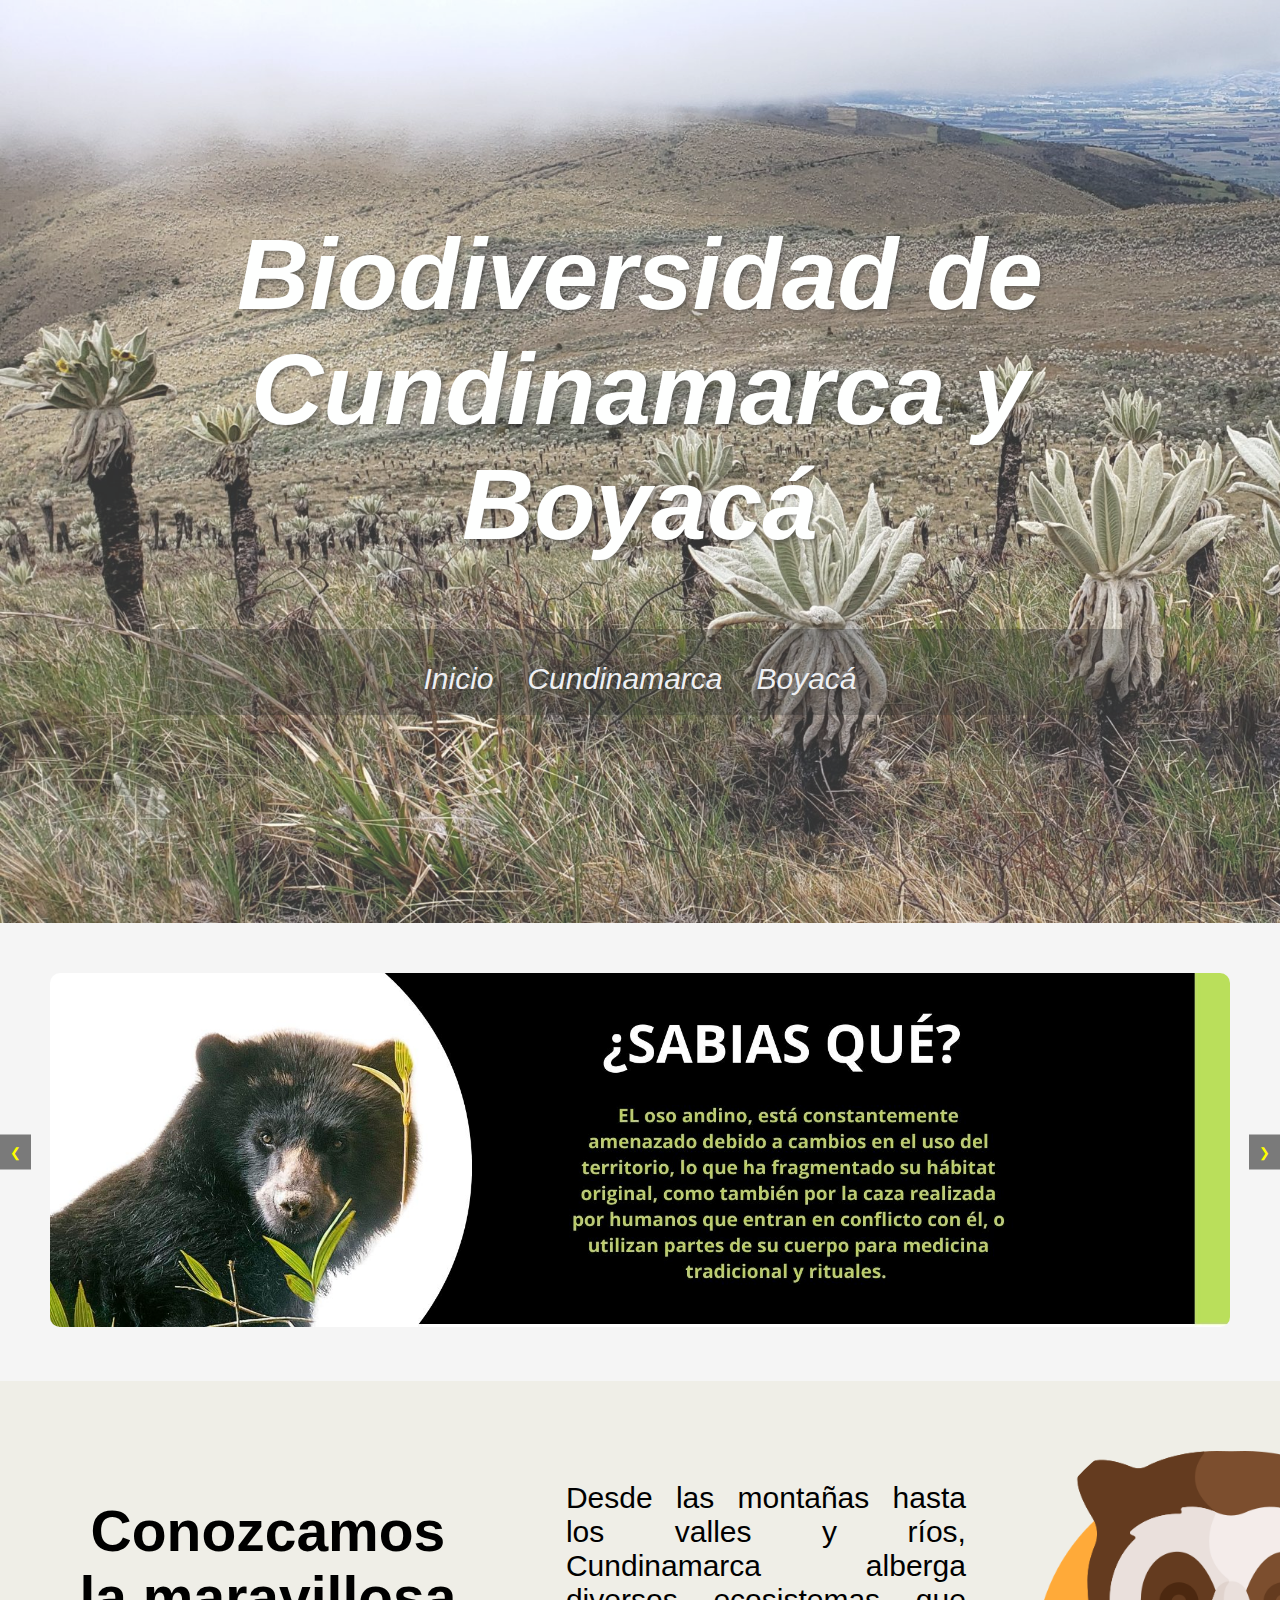
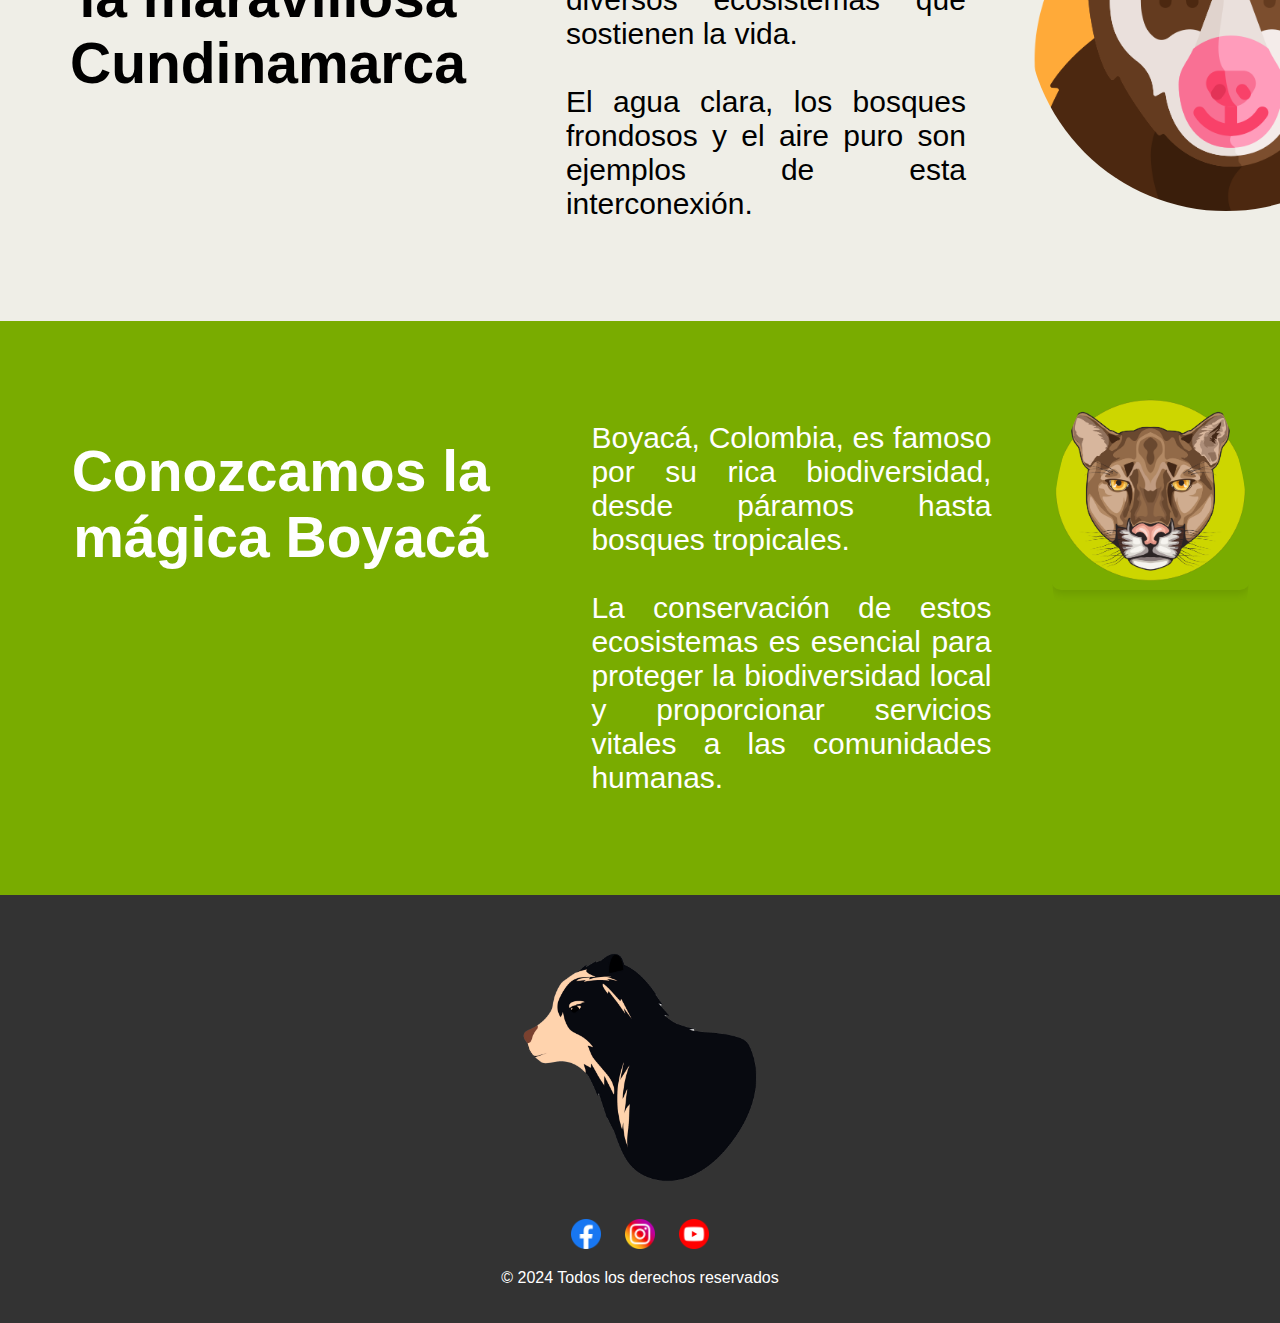
<file: index.html>
<!DOCTYPE html> <!--etiqueta que declara que es  un documento html5 en navegadores  viejos -->

<html lang="es"><!--etiqueta que declara el lenguaje en el que esta hecho l a pagina-->
<head> <!--encabezado de la página, esta parte no se  ve dentro de cuerpo-->
  <meta charset="utf-8"><!--identifica  caracteres especiales como tildes, ñ etc-->
  <meta name="viewport" content="width=device-width, user-scalable=no, initial-scale=1.0, maximum-scale=1.0, minimum-scale=1.0"> <!--esta etiqueta  permite que sea adaptable a otros dispositivos -->
  <meta name="descripcion" content="Esta es una página donde se habla de biodiversidad de Cundinamarca y Boyacá"><!--permite dar  una  breve descripcion  de la  pagina-->
  <title>Inicio</title> <!--titulo que  aparece en los  navegadores-->
  <link href="estilos.css" rel="stylesheet" type="text/css" /><!--enlace  de los estilos-->

</head>

<body> <!--cuerpo de  la página-->

  <header> <!--agrupa contenido en este  caso logos, menus de  navegacion-->
    <h1>Biodiversidad de Cundinamarca y Boyacá</h1> <!--encabezado-->
    <nav><!--etiqueta de menu de  navegacion-->
      <ul> <!--lista desordenada-->
        <li><a href="index.html">Inicio</a></li><!--etiqueta  a href permite enlazar a otros sitios de  internet  o otras paginas dentro  del  sitio  -->
        <li>
          <a href="#">Cundinamarca</a><!--etiqueta  a href permite enlazar a otros sitios de  internet  o otras paginas dentro  del  sitio  -->
          <ul>
            <li><a href="paramosc.html" target="_blank">Páramos</a></li><!--etiqueta  a href permite enlazar a otros sitios de  internet  o otras paginas dentro  del  sitio  -->
            <li><a href="faunac.html" target="_blank">Fauna</a></li><!--etiqueta  a href permite enlazar a otros sitios de  internet  o otras paginas dentro  del  sitio  -->
            <li><a href="florac.html" target="_blank">Flora</a></li><!--etiqueta  a href permite enlazar a otros sitios de  internet  o otras paginas dentro  del  sitio  -->
            <li><a href="mapa.html" target="_blank">Mapa</a></li><!--etiqueta  a href permite enlazar a otros sitios de  internet  o otras paginas dentro  del  sitio  -->
          </ul>
        </li>
        <li>
          <a href="#">Boyacá</a> <!--el # sirve  para  que  la  pagina  no vaya  a  ningun lado-->
          <ul>
            <li><a href="paramosb.html" target="_blank">Páramos</a></li><!--etiqueta  a href permite enlazar a otros sitios de  internet  o otras paginas dentro  del  sitio  -->
            <li><a href="faunab.html" target="_blank">Fauna</a></li><!--etiqueta  a href permite enlazar a otros sitios de  internet  o otras paginas dentro  del  sitio  -->
            <li><a href="florab.html" target="_blank">Flora</a></li><!--etiqueta  a href permite enlazar a otros sitios de  internet  o otras paginas dentro  del  sitio  -->
            <li><a href="mapa2.html" target="_blank" >Mapa</a></li><!--etiqueta  a href permite enlazar a otros sitios de  internet  o otras paginas dentro  del  sitio  -->
           
          </ul>
        </li>
        
      </ul>
    </nav>
    <br>
  </header>

  <section> <!--Divide  el contenido, dentro  de la  pagina -->
    <!--slider-->
    <div class="caja-slider"><!--esta caja la  hice para modificar el color  -->
    <div class="slider-container"><!--primero se crea un contenedor -->
      <div class="slider"> <!--se crea  una clase slider, alli va alojado  las imagenes-->
        <div class="slide"><img src="slider/imagen/1.jpg" alt="Imagen 1"></div><!--imagenes del slider, estan alojadas en una  carpeta llamada  slider -->
        <div class="slide"><img src="slider/imagen/2.jpg" alt="Imagen 2"></div><!--imagenes del slider, estan alojadas en una  carpeta llamada  slider -->
        <div class="slide"><img src="slider/imagen/3.jpg" alt="Imagen 3"></div><!--imagenes del slider, estan alojadas en una  carpeta llamada  slider -->
        <div class="slide"><img src="slider/imagen/4.jpg" alt="Imagen 4"></div><!--imagenes del slider, estan alojadas en una  carpeta llamada  slider -->
      </div>
      <button class="prev" onclick="plusSlides(-1)">&#10094;</button> <!--botones del slider  izquierda, el cual tiene un evento en javascript  y una funcion llamada plusSlides que es llamada en el documento javascript -->
      <button class="next" onclick="plusSlides(1)">&#10095;</button><!--boton  de   slider derecha, el cual  tiene  un evento  en  javascript y  una  funcion llamada  plusslides-->
    </div>
    </div>
    </section>




  <section><!--permite  agrupar el contenido-->
    <div class="contenedor"><!--se hace una  clase con el nombre  contenedor-->
  
            <div class="caja1"><!--dentro de ese contenedor se  hacen otra clase, recuerden que  las  clases nos permiten manipular los elementos-->
              <div class="h2-paramos"><!--dentro  de  caja1 se hace otra clase llamada h2 para  modificar el aspecto de varios h2-->
                <h2>Conozcamos la maravillosa Cundinamarca</h2> <!--encabezado-->   
              </div>
            <div class="parrafo1"><!--se crea otra clase llamado parrafo1 para  modificar todas las etiquetas p que esten con la  clase  parrafo-->
                <p>Desde las montañas hasta los valles y ríos, Cundinamarca alberga diversos ecosistemas que sostienen la vida. <br>
                  <br>El agua clara, los bosques frondosos y el aire puro son ejemplos de esta interconexión.</p>
                </div>
               <section>
                <div class="contenido1"> <!--se crea un contenedor que contiene  una  imagen-->
                  <img src="img/3.png" alt="Descripción de la imagen" class="imagen-hover"> <!--imagen con una  clase  llamada  hover que  permite ser manipulada en css o javascript-->
                </div>
               </section>
            </div>
    </div>
          </section>
 
            
              <section> <!--divide  el  contenido-->
                  <div class="caja2"> <!--este es  otro contenedor, es una caja que tiene almacenados  los  elementos  que estan abajos -->
                    <div class="h2-paramos"> <!--contenedor que  guarda  un  encabezado -->
                      <h2>Conozcamos la  mágica Boyacá</h2>  <!--encabezado-->  
                    </div>
                  <div class="parrafo1">
                      <p>Boyacá, Colombia, es famoso por su rica biodiversidad, desde páramos hasta bosques tropicales.
                          <br>
                          <br> La conservación de estos ecosistemas es esencial para proteger la biodiversidad local y proporcionar servicios vitales a las comunidades humanas.</p>
                     </div>
                     <div class="contenido1"> <!--contenedor  imagwnes-->
                      <img src="img/pumita.png" alt="Descripción de la imagen" class="imagen-hover">
                   </div>
                   </div>
              </section>
                  
               <!--footer o pie de  página--> 

           <footer > <!--pie de  pagina -->
         <div class="osofooter"> <!--contenedor -->
          <img src="img/o1.png" alt="Imagen 1"> <!--imagen dentro el contenedor  footer-->
            </div>
              <div class="footer-icons"><!--contendedor que tiene  imagenes y enlaces-->
                <a href="https://www.facebook.com" target="_blank"><img src="img/logo1.png" alt="Icono 1"></a>
                <a href="https://www.instagram.com" target="_blank"><img src="img/logo2.png" alt="Icono 2"></a>
                <a href="https://www.youtube.com" target="_blank"><img src="img/logo3.png" alt="Icono 3"></a>
                <p>© 2024 Todos los derechos reservados</p>
            
              </div>
          </footer>
     
  <script src="script.js"  ></script> <!--esta eriqueta, permite enlazar archivos  de javascript-->
  </body>
  </html>
</file>
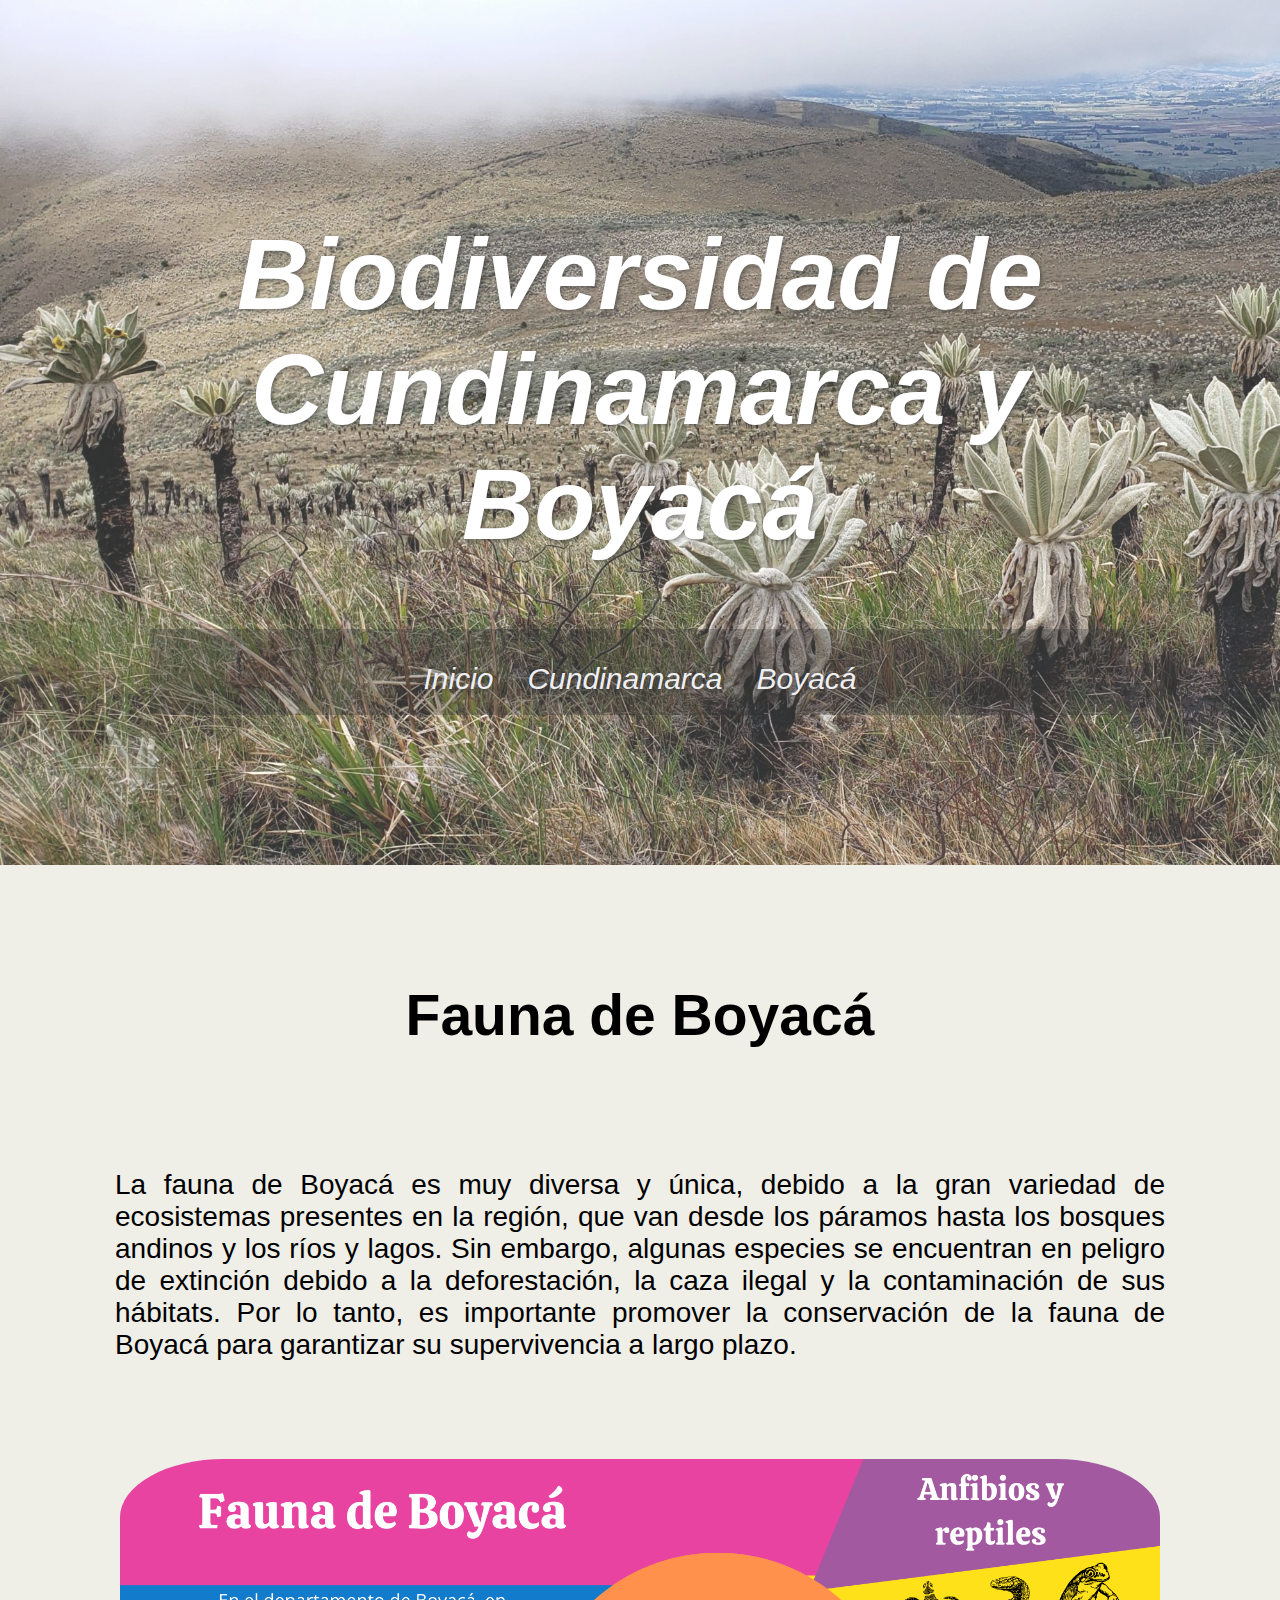
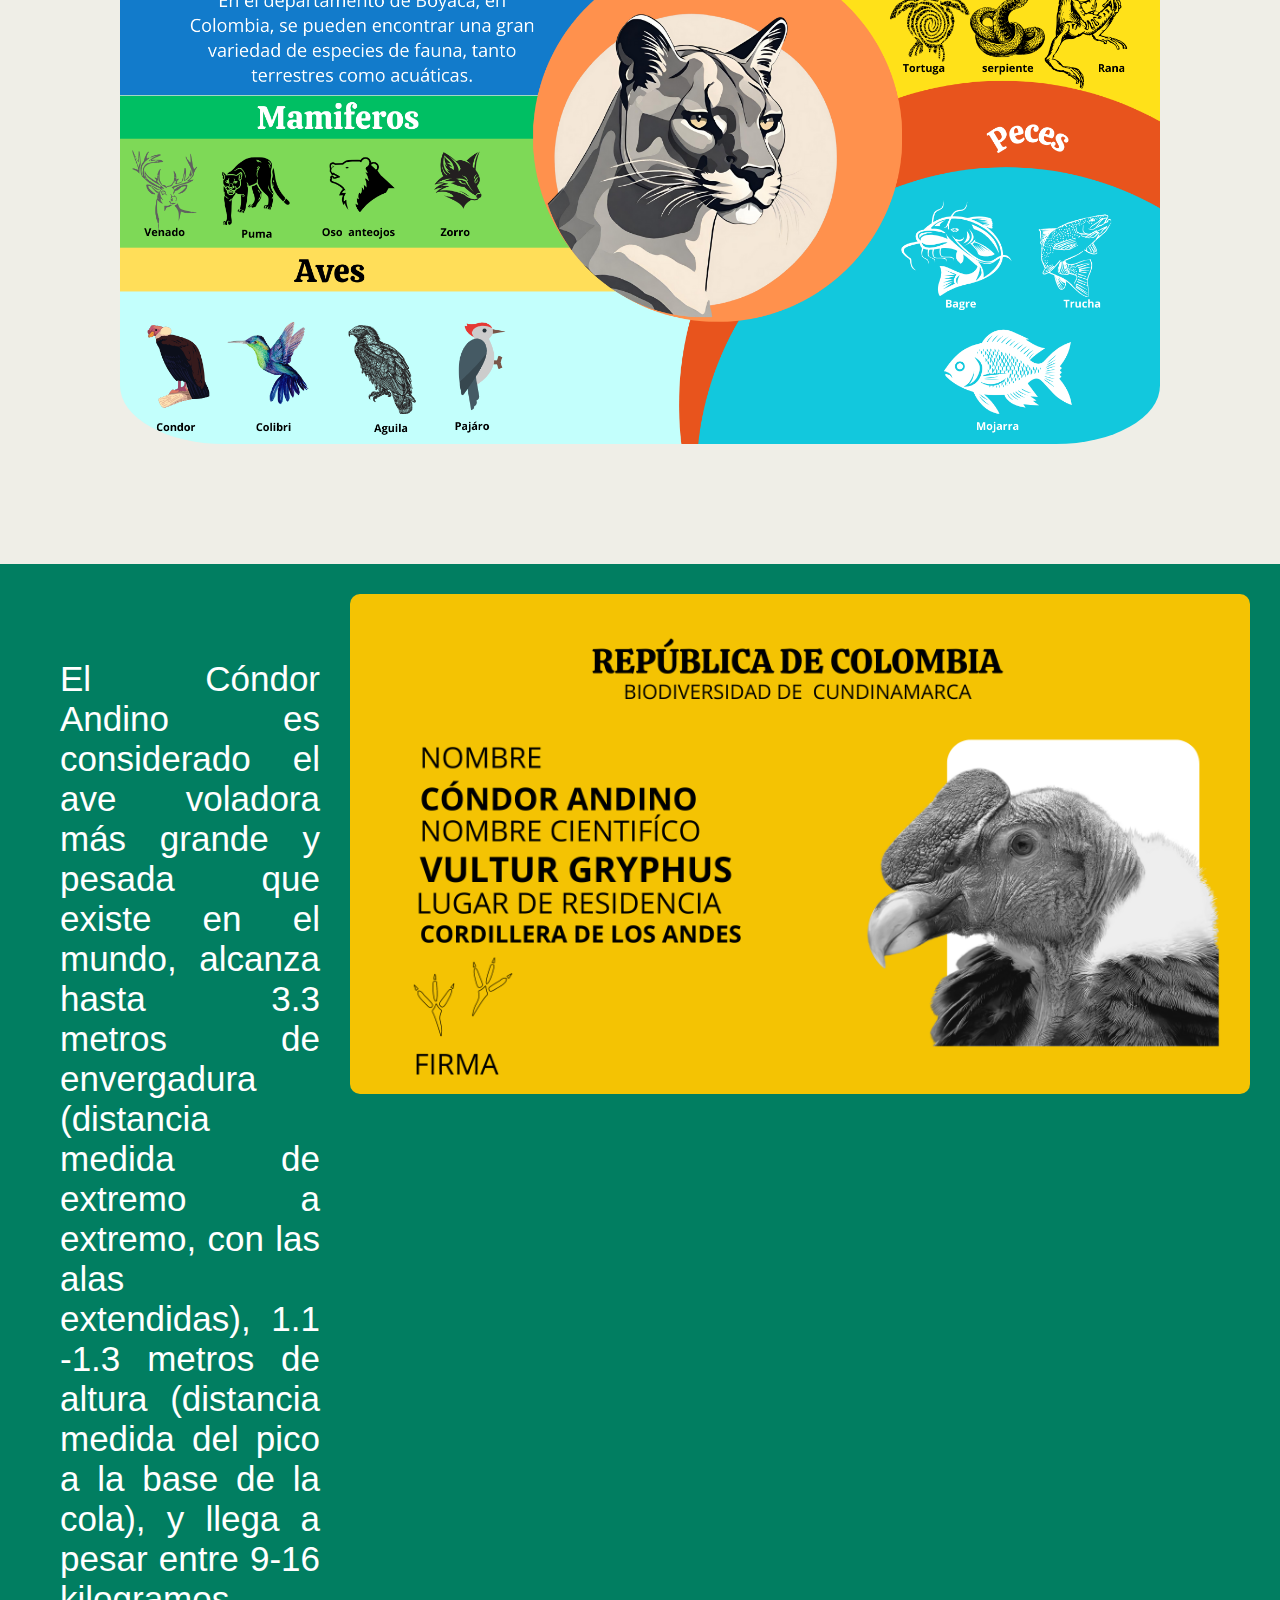
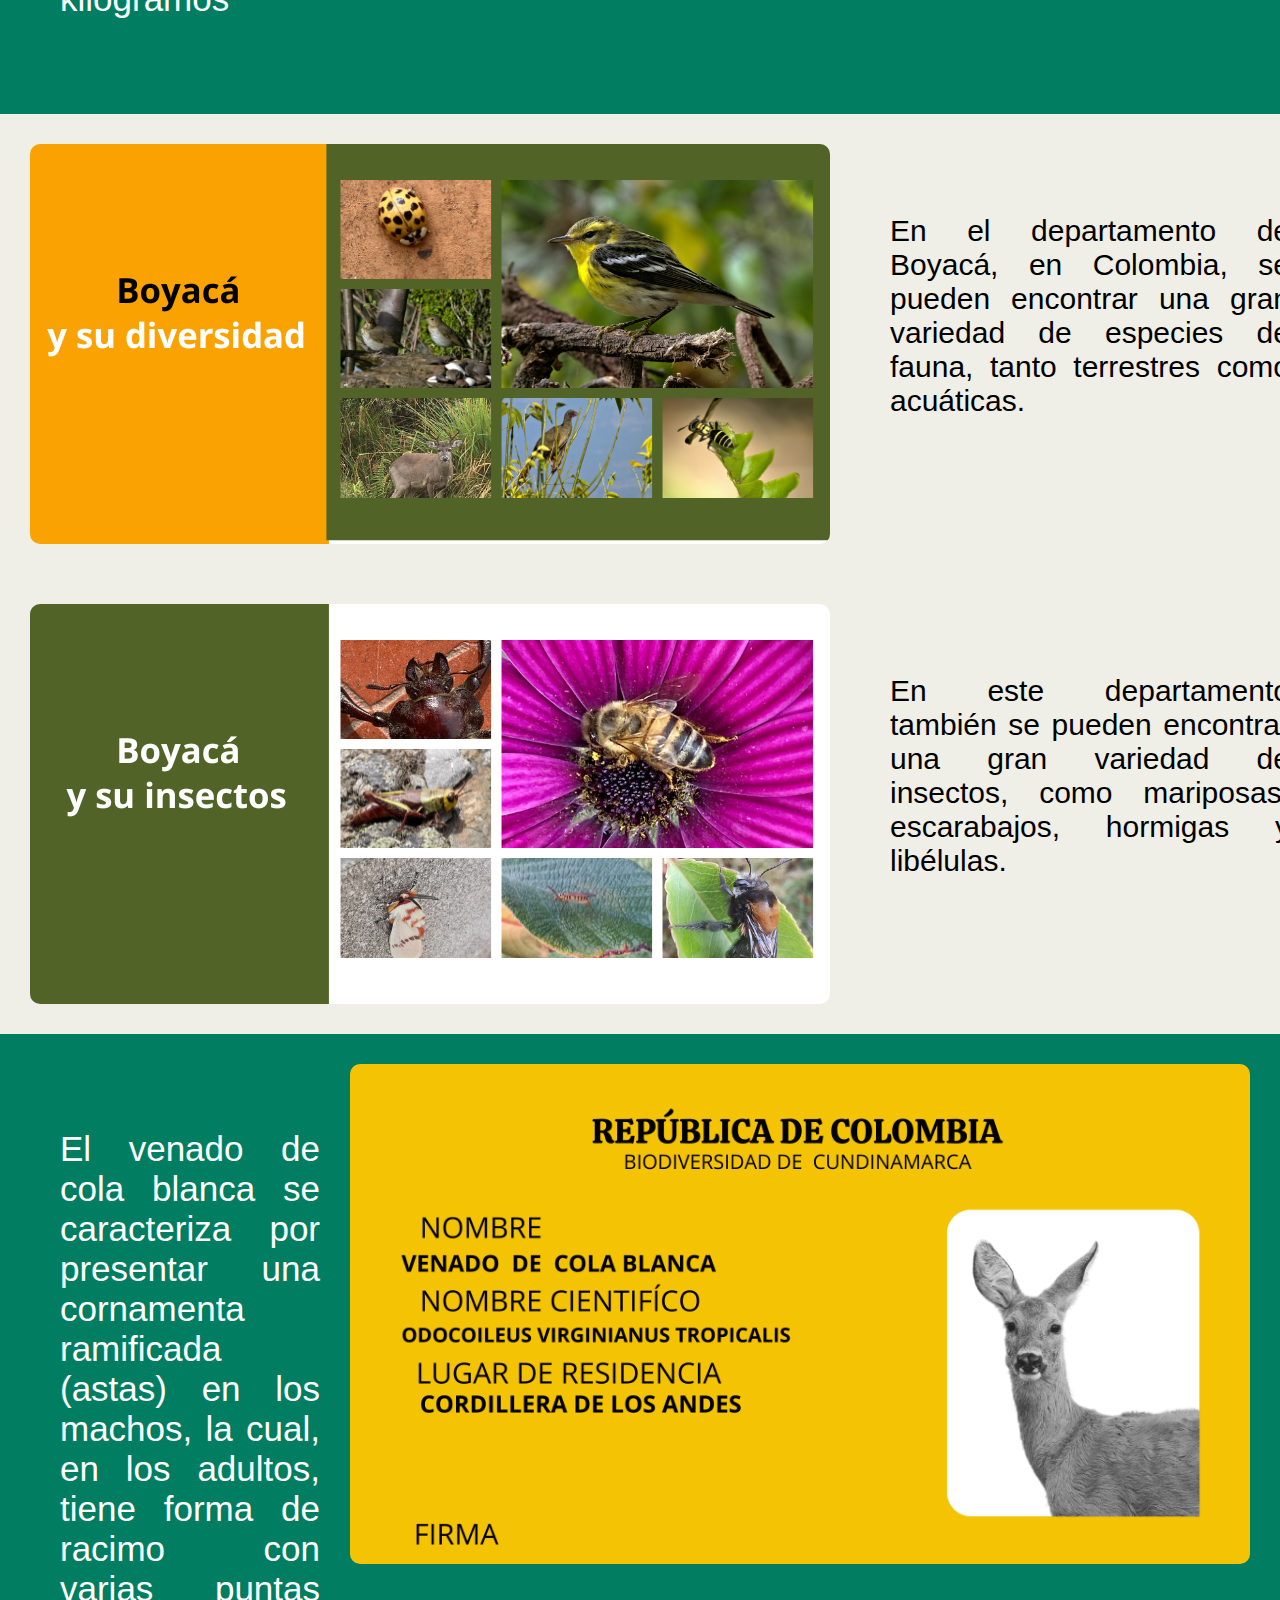
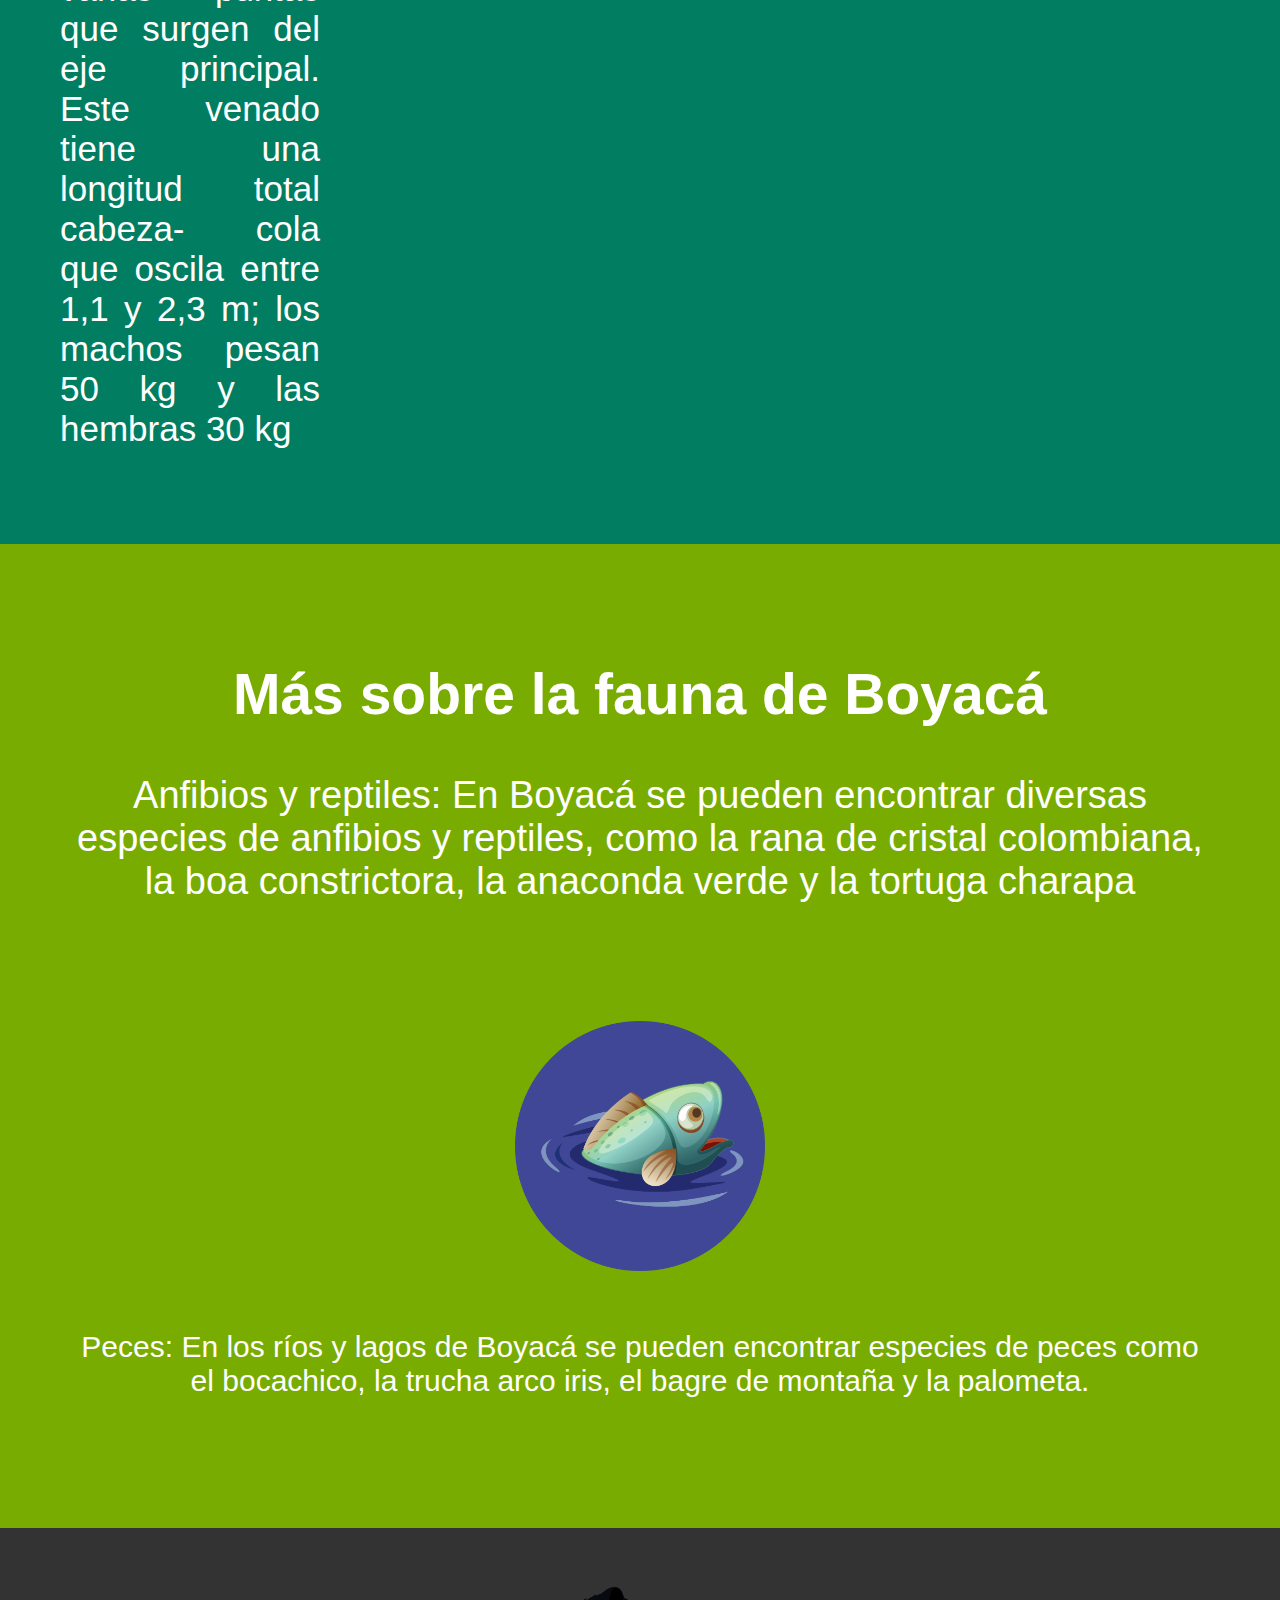
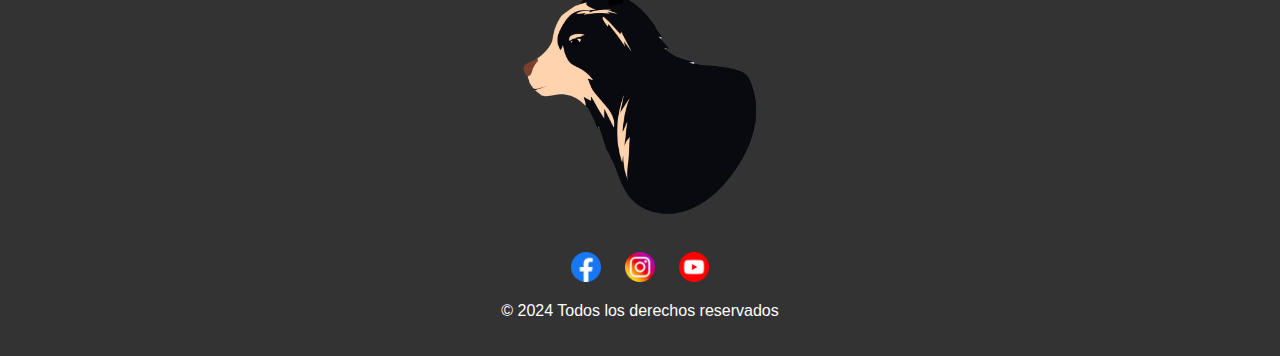
<file: faunab.html>
<!DOCTYPE html> <!--etiqueta que  indica que es un documento html5 a navegadores viejos-->
<html lang="es"> <!--Determina  el lenguaje  de la página -->

<head> <!--etiqueta encabezado de  la página, la cual no se  ve dentro  del  cuerpo -->
  <meta charset="utf-8"><!--Etiqueta para caracteres especiales -->
  <meta name="viewport" content="width=device-width, user-scalable=no, initial-scale=1.0, maximum-scale=1.0, minimum-scale=1.0"><!--etiqueta que  permite que el contenido  sea   adaptable -->
  <meta name="description" content="Esta es una página donde se habla de la biodiversidad de Cundinamarca y Boyacá"><!--descripcion de la página-->
  <title>Fauna de Boyacá</title><!--nombre de  la  página que vera en el  navegador-->
  <link href="estilos.css" rel="stylesheet" type="text/css" /> <!--etiqueta  para   enlazar los  estilos-->
</head>

<body><!--cuerpo del documento-->
  <!--menu  de  navegacion-->
  <header><!--etiqueta que  contiene  logos   y  menus de  navegacion-->
    <h1>Biodiversidad de Cundinamarca y Boyacá</h1><!--encabezo principal -->
    <nav><!--etiqueta del menu-->
      <ul><!--lista desordenada -->
        <li><a href="index.html" target="_blank">Inicio</a></li><!--etiqueta ancla nis permite  ir a  otros  sitios y target abre una  nueva  página-->
        <li><!--lista  item-->
          <a href="#">Cundinamarca</a>
          <ul> <!--lista desordenada-->
            <li><a href="paramosc.html" target="_blank">Páramos</a></li><!--etiqueta ancla nis permite  ir a  otros  sitios y target abre una  nueva  página-->
            <li><a href="faunac.html" target="_blank">Fauna</a></li><!--etiqueta ancla nis permite  ir a  otros  sitios y target abre una  nueva  página-->
            <li><a href="florac.html" target="_blank">Flora</a></li><!--etiqueta ancla nis permite  ir a  otros  sitios y target abre una  nueva  página-->
            <li><a href="mapa.html" target="_blank">Mapa</a></li><!--etiqueta ancla nis permite  ir a  otros  sitios y target abre una  nueva  página-->
          </ul>
        </li>
        <li>
          <a href="#">Boyacá</a>
          <ul>
            <li><a href="paramos.html" target="_blank">Páramos</a></li><!--etiqueta ancla nis permite  ir a  otros  sitios y target abre una  nueva  página-->
            <li><a href="faunab.html" target="_blank">Fauna</a></li><!--etiqueta ancla nis permite  ir a  otros  sitios y target abre una  nueva  página-->
            <li><a href="florab.html" target="_blank">Flora</a></li><!--etiqueta ancla nis permite  ir a  otros  sitios y target abre una  nueva  página-->
            <li><a href="mapa2.html" target="_blank">Mapa</a></li><!--etiqueta ancla nis permite  ir a  otros  sitios y target abre una  nueva  página-->
          </ul>
        </li>
     
      </ul>
    </nav>
  </header>

  <section>
    <div class="caja1"><!--contenedor-->
      <div class="h2-paramos"> <!--contenedor con una  clase que  permite modificar  los elementos h2-->
        <h2> Fauna de Boyacá </h2><!--encabezado-->
        <div class="p-paramos"><!--contenedor con una  clase que  permite  modificar  la etiqueta  p-->
        <p>La fauna de Boyacá es muy diversa y única, debido a la gran variedad de ecosistemas presentes en la región, que van desde los páramos hasta los bosques andinos y los ríos y lagos. Sin embargo, algunas especies se encuentran en peligro de extinción debido a la deforestación, la caza ilegal y la contaminación de sus hábitats. Por lo tanto,<!--etiqueta  parrafo-->
          es importante promover la conservación de la fauna de Boyacá para garantizar su supervivencia a largo plazo.</p> <!--etiquetas  parrafo-->
        </div>
   
      <div class="caja1"> <!--contenedor -->
        <div class="galeria"> <!-- contenedor  con una clase que  permite  modificar  los elementos-->
                <img src="img/info2.png" alt="Imagen 1" class="imagen"> 
              </div>
      </div>
      </div>
    </div>
    </section>
       
  
          <section> <!--divide el contenido  de la  página-->
            <div class="contenedor-cedula"> <!--contenedor que va tener  los  elementos de la tarjeta-->
           
            <div class="parrafo-cedula"> <!--el contenedor tiene una  clase que manipula los  elementos p que se  se encuentre, dentro del contenedor  -->
            <p>El Cóndor Andino es considerado el ave voladora más grande y pesada que existe en el 
              mundo, alcanza hasta 3.3 metros de envergadura (distancia medida de extremo a extremo, 
              con las alas extendidas), 1.1 -1.3 metros de altura (distancia medida del pico a la base de 
              la cola), y llega a pesar entre 9-16 kilogramos </p><!--etiqueta parrafo-->

           </div>

           <div class="cedula"> <!--este  contenedor lleva  los elementos, de una  tarjeta rotatoria  -->
            <div class="contenido"> <!--contenedor de  contenido -->
              <div class="cara frente"><!--en esta parte  lleva la parte del frente en este   caso una  imagen -->
                <img src="img/condor1.png" alt="Imagen Frontal">
              </div>
              <div class="cara trasera"> <!--igual lleva otra imagen y es lo  que se  ve  en la  parte  de  atras -->
                <div class="imagen-trasera">
                  <img src="img/condor2.png" alt="Imagen Frontal">
          
                </div>
              </div>
            </div>
          </div>
          </div>
     </section>
    

     <section>
      <div class="caja1"> <!--contenedor -->
      
        <img src="img/Boyaca1.png" alt=""><!--imagen-->
      
        <div class="parrafo1"><!--texto-->
            <p>En el departamento de Boyacá, en Colombia, se pueden encontrar una gran variedad de especies de fauna, tanto terrestres como acuáticas. </p>
          
        </div>
              </div>
         
      
              <section>
                <div class="caja1">
                
                  <img src="img/bichosb.png" alt="">
                
                  <div class="parrafo1">
                      <p> En este departamento también se pueden encontrar una gran variedad de insectos, como mariposas, escarabajos, hormigas y libélulas.</p>
                  </div>
                        </div>
        
              </section>

      
        <section> <!--divide el contenido  de la  página-->
          <div class="contenedor-cedula"> <!--contenedor que va tener  los  elementos de la tarjeta-->
         
          <div class="parrafo-cedula"> <!--el contenedor tiene una  clase que manipula los  elementos p que se  se encuentre, dentro del contenedor  -->
          <p>El venado de cola blanca se caracteriza por presentar una cornamenta ramificada (astas) en los machos, 
            la cual, en los adultos, tiene forma de racimo con varias puntas que surgen del eje principal. Este 
            venado tiene una longitud total cabeza- cola que oscila entre 1,1 y 2,3 m; los machos pesan 50 kg y las 
            hembras 30 kg </p> <!--etiqueta parrafo-->

         </div>

         <div class="cedula"> <!--este  contenedor lleva  los elementos, de una  tarjeta rotatoria  -->
          <div class="contenido"> <!--contenedor de  contenido -->
            <div class="cara frente"><!--en esta parte  lleva la parte del frente en este   caso una  imagen -->
              <img src="img/cedula-venado.png" alt="Imagen Frontal">
            </div>
            <div class="cara trasera"> <!--igual lleva otra imagen y es lo  que se  ve  en la  parte  de  atras -->
              <div class="imagen-trasera">
                <img src="img/8.png" alt="Imagen Frontal"><!--imagen-->
        
              </div>
            </div>
          </div>
        </div>
        </div>
   </section>

        
    
     
<section><!--divide el contenido  de la  pagina -->
    <div class="caja2">
      <div class="h2-paramos">
        <h2> Más sobre la fauna de Boyacá </h2>
        <p>Anfibios y reptiles: En Boyacá se pueden encontrar diversas especies de anfibios y reptiles, como la rana de cristal colombiana, la boa constrictora, la anaconda verde y la tortuga charapa</p>
        <div class="cajita2">
          <img src="img/peces.png" alt="">
          <p class="faunac2">Peces: En los ríos y lagos de Boyacá se pueden encontrar especies de peces como el bocachico, la trucha arco iris, el bagre de montaña y la palometa.</p>
        
        </div>
        </div>
      </div>
  
  </section>

<!--pie de pagina -->


  <footer>
    <div class="osofooter">
      <img src="img/o1.png" alt="Imagen 1">
    </div>
    <div class="footer-icons">
      <a href="https://www.facebook.com" target="_blank"><img src="img/logo1.png" alt="Icono 1"></a>
      <a href="https://www.instagram.com" target="_blank"><img src="img/logo2.png" alt="Icono 2"></a>
      <a href="https://www.youtube.com" target="_blank"><img src="img/logo3.png" alt="Icono 3"></a>
      <p>© 2024 Todos los derechos reservados</p>
    </div>
  </footer>
     </section>
      
        
</body>

</html>
</file>
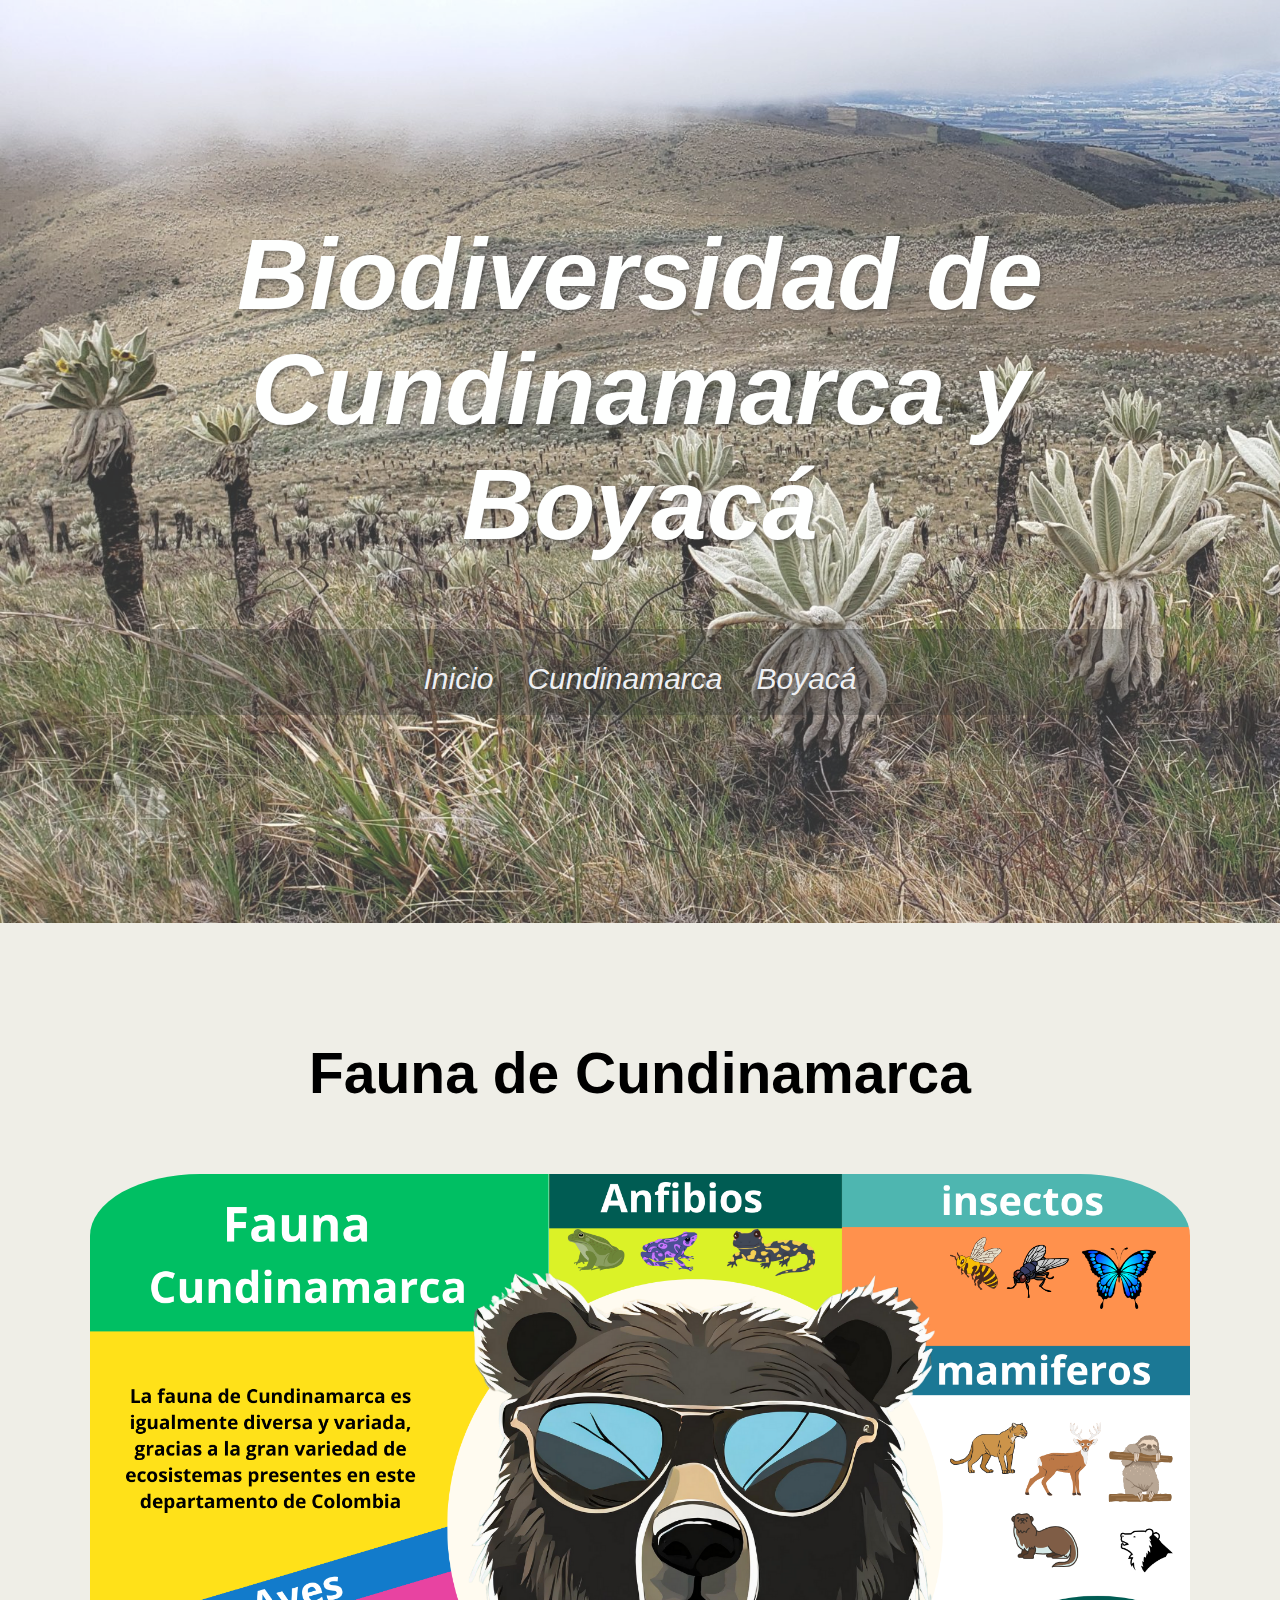
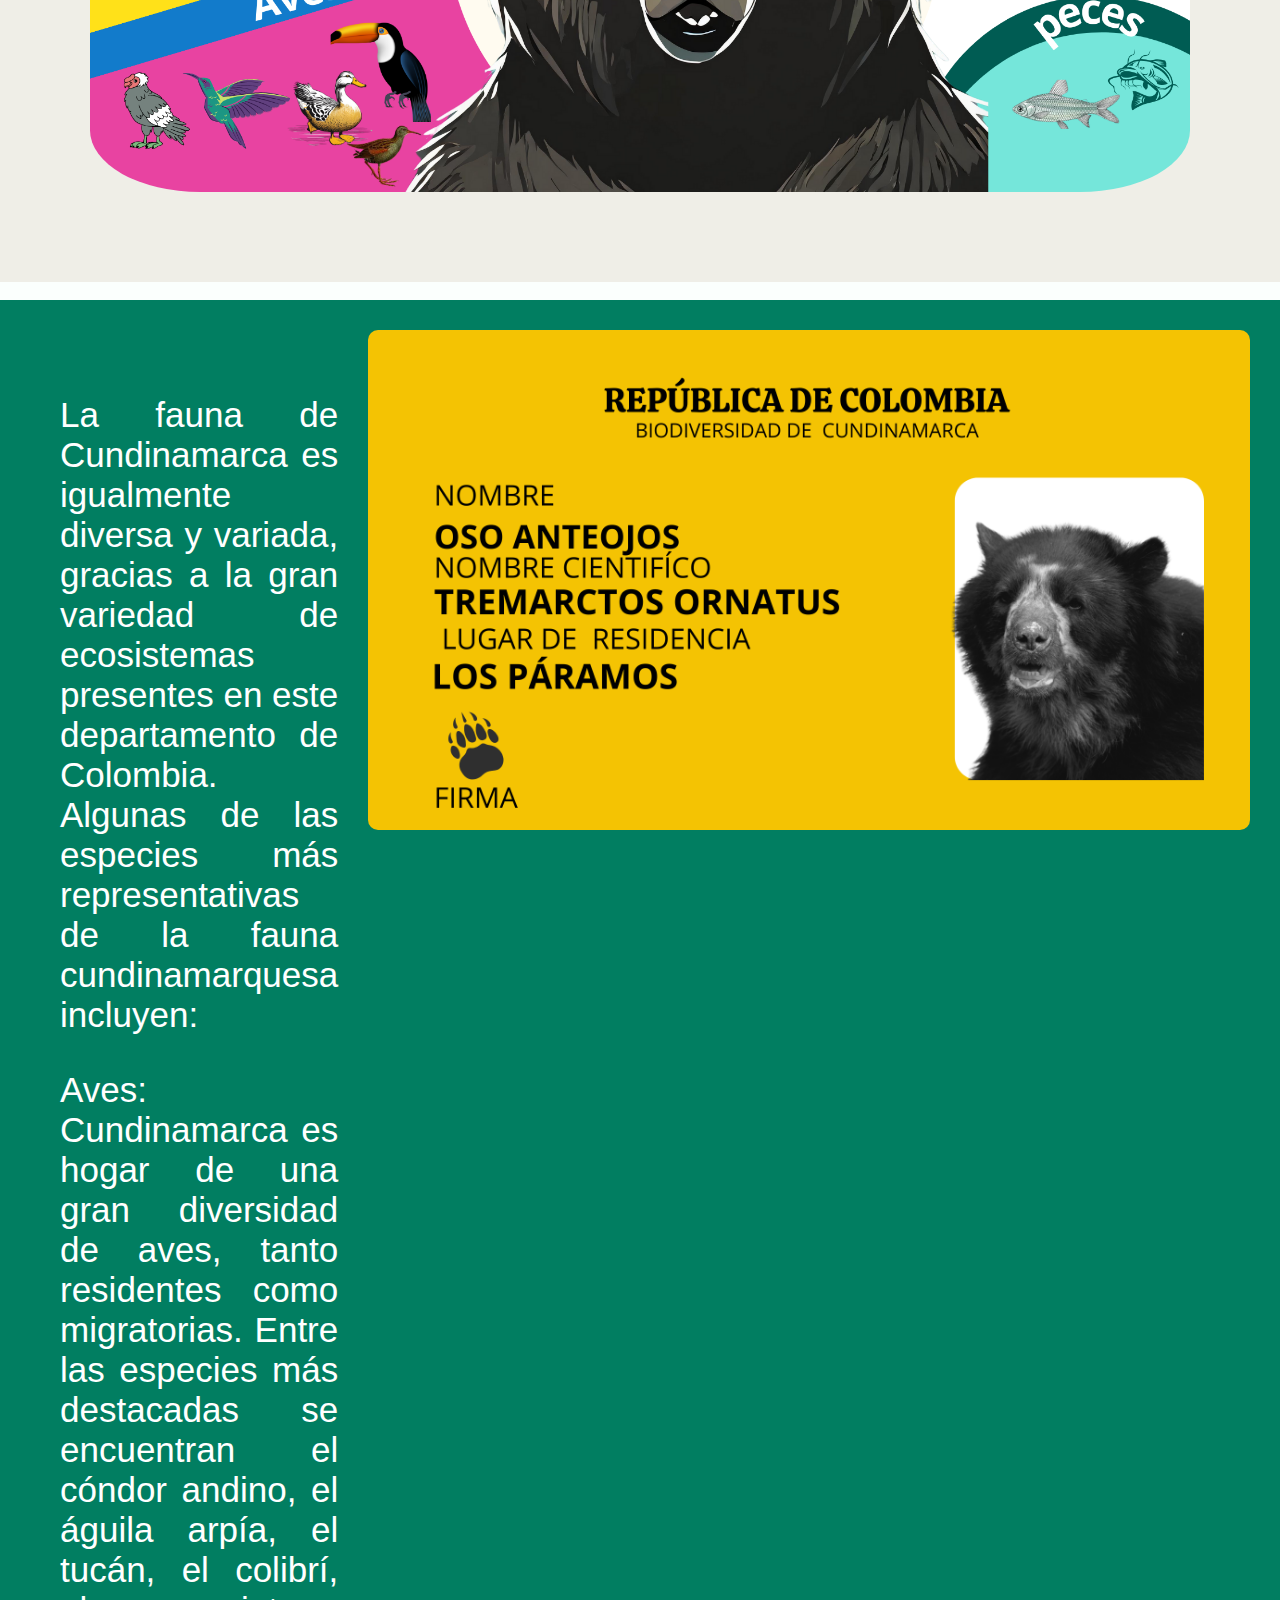
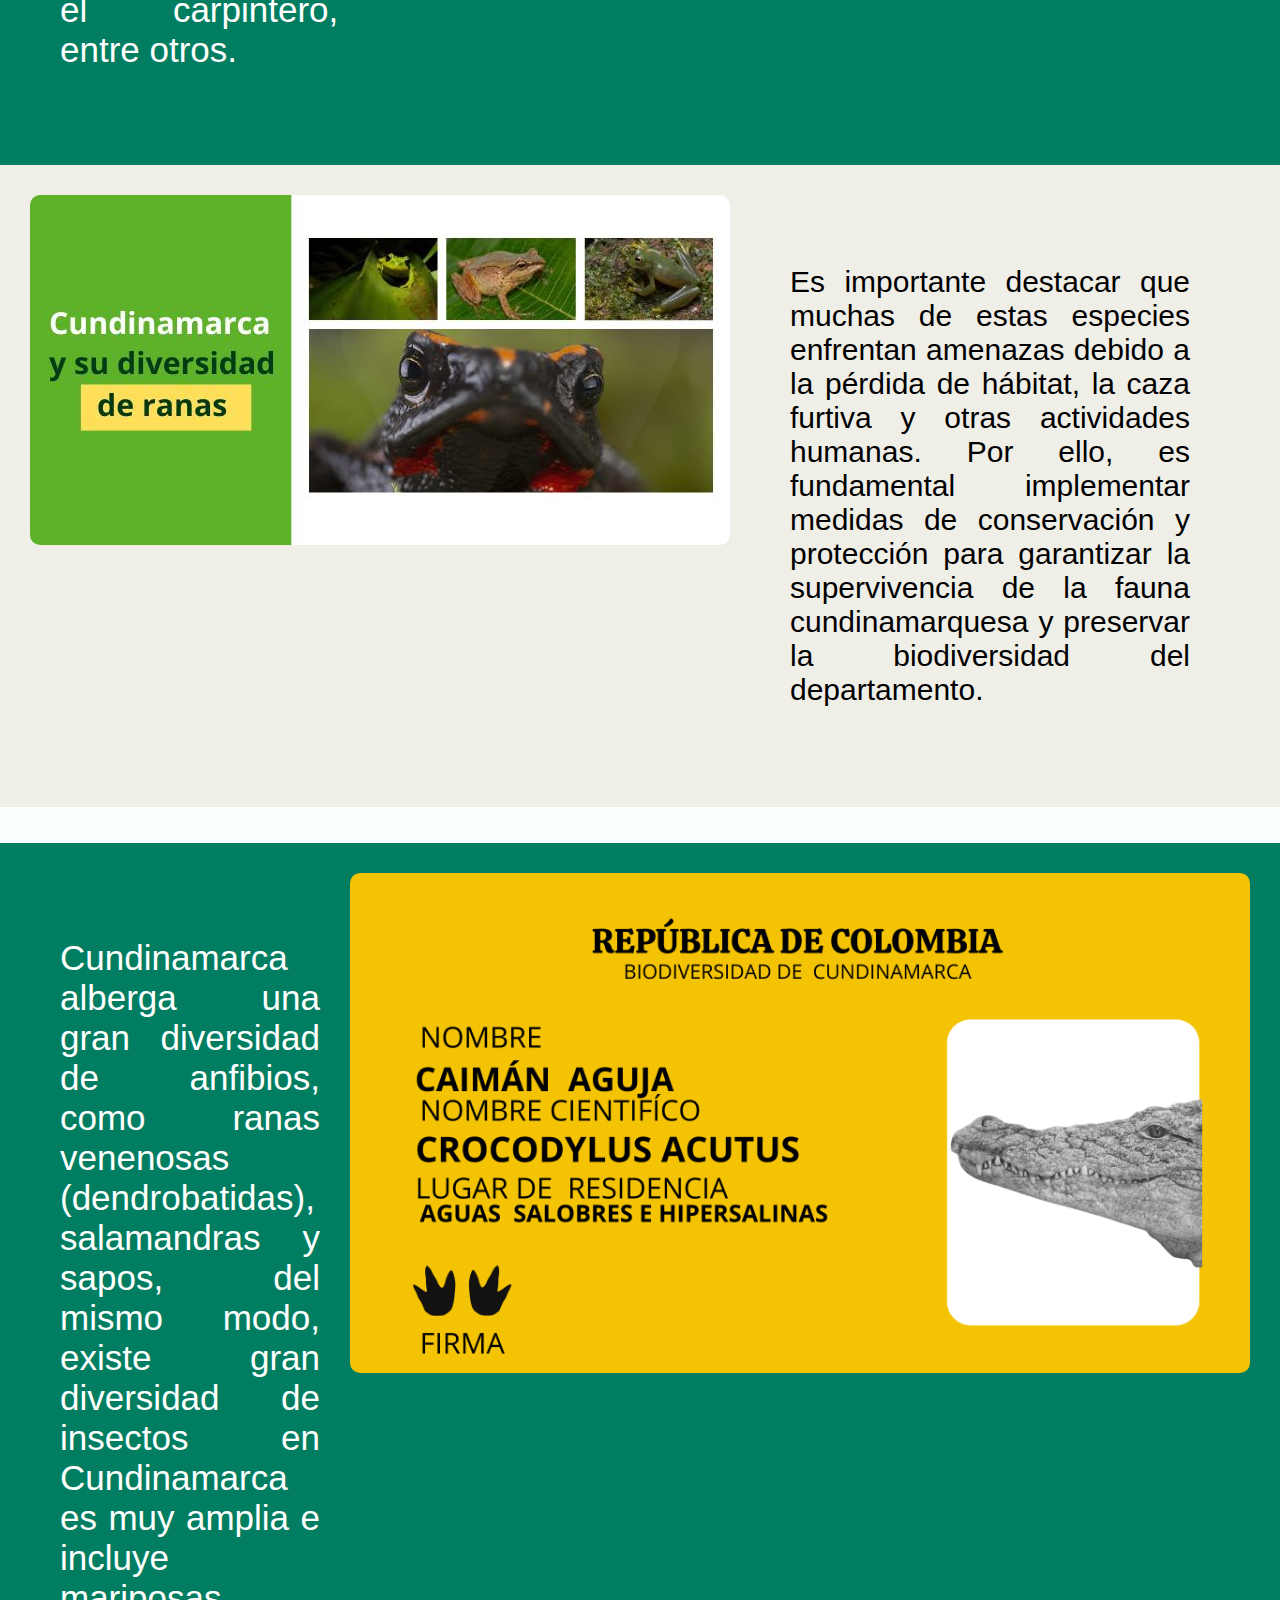
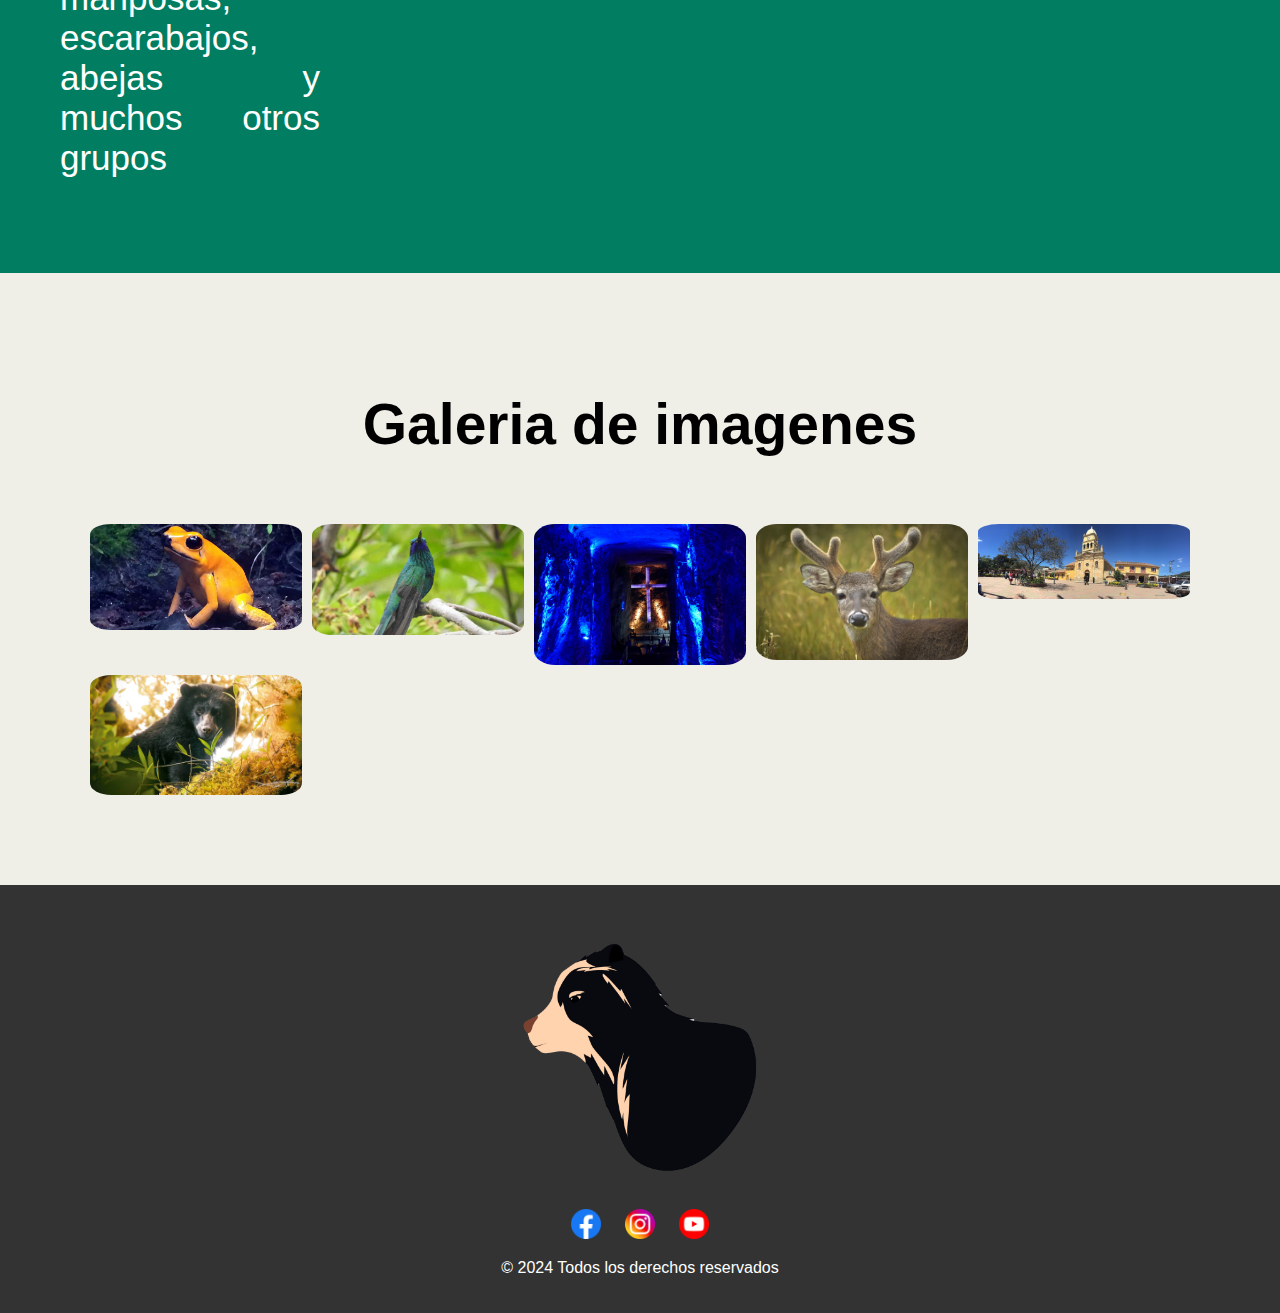
<file: faunac.html>
<!DOCTYPE html><!--etiqueta  que  indica a navegadores  viejos que es  un  documento  html5-->

<html lang="es"><!--etiqueta que declara el lenguaje en el que esta hecho la pagina-->
<head><!--encabezado  de la pagina que  no se ve dentro  del cuerpo de  la  pagina -->
  <meta charset="utf-8"><!--etiqueta que  nos ayuda  con  los caracteres especiales en  este   caso tildes y  ñ-->
  <meta name="viewport" content="width=device-width, user-scalable=no, initial-scale=1.0, maximum-scale=1.0, minimum-scale=1.0"><!--esta etiqueta permite que  el documento se adaptable  otros dispositivos-->
  <meta name="descripcion" content="Esta es una página donde se habla de biodiversidad de Cundinamarca y Boyacá"><!--breve descripcipn de la  pagina  auyuda en el seo-->
  <title>Fauna cundinamarca </title><!-- titulo de la  pagina, este se va ven el navegador -->
  <link href="estilos.css" rel="stylesheet" type="text/css" /> <!--permite enlazar el documentos estilos-->

</head>

<body>
    <!--Este es el menu -->

  <header><!--etiqueta que contiene logos y menus de  navegacion-->
    <h1>Biodiversidad de Cundinamarca y Boyacá</h1> <!--encabezado principal -->
    <nav> <!--etiqueta para el menu  de navegacion-->
      <ul><!--lista desordenada -->
        <li><a href="index.html" target="_blank">Inicio</a></li> <!-- es una etiqueta de enlace que  nos lleva a otra  pagina  y el target abre en una ventana  nueva-->
        <li>
          <a href="#">Cundinamarca</a>
          <ul>
            <li><a href="paramosc.html" target="_blank">Páramos</a></li><!-- es una etiqueta de enlace que  nos lleva a otra  pagina  y el target abre en una ventana  nueva-->
            <li><a href="faunac.html" target="_blank">Fauna</a></li><!-- es una etiqueta de enlace que  nos lleva a otra  pagina  y el target abre en una ventana  nueva-->
            <li><a href="florac.html" target="_blank">Flora</a></li><!-- es una etiqueta de enlace que  nos lleva a otra  pagina  y el target abre en una ventana  nueva-->
            <li><a href="mapa.html" target="_blank">Mapa</a></li><!-- es una etiqueta de enlace que  nos lleva a otra  pagina  y el target abre en una ventana  nueva-->
          </ul>
        </li>
        <li>
          <a href="#">Boyacá</a>
          <ul>
            <li><a href="paramosb.html" target="_blank">Páramos</a></li><!-- es una etiqueta de enlace que  nos lleva a otra  pagina  y el target abre en una ventana  nueva-->
            <li><a href="faunab.html" target="_blank"> Fauna</a></li><!-- es una etiqueta de enlace que  nos lleva a otra  pagina  y el target abre en una ventana  nueva-->
            <li><a href="florab.html" target="_blank">Flora</a></li><!-- es una etiqueta de enlace que  nos lleva a otra  pagina  y el target abre en una ventana  nueva-->
            <li><a href="mapa2.html" target="_blank">Mapa</a></li><!-- es una etiqueta de enlace que  nos lleva a otra  pagina  y el target abre en una ventana  nueva-->
           
          </ul>
        </li>
        
      </ul>
    </nav>
    <br>
  </header>


    <section>
        <div class="caja1"><!--contenedor-->
          
            <div class="h2-paramos"><!--contenedor, permite manipular los  h2 de  este  contenedor -->
                <h2> Fauna de Cundinamarca </h2> <!--encabezado-->
                <div class="galeria"><!--contendedor -->
                  <img src="img/info.png" alt="Imagen 1" class="imagen"> <!--imagen-->
                </div>
            </div>
        </div>
       <br>
       <!--tarjetas rotatorias -->
          <section> <!--divide el contenido  de la  página-->
            <div class="contenedor-cedula"> <!--contenedor que va tener  los  elementos de la tarjeta-->
           
            <div class="parrafo-cedula"> <!--el contenedor tiene una  clase que manipula los  elementos p que se  se encuentre, dentro del contenedor  -->
            <p>La fauna de Cundinamarca es igualmente diversa y variada, gracias a la gran variedad de ecosistemas presentes en este departamento de Colombia. Algunas de las especies más representativas de la fauna cundinamarquesa incluyen:</p> <!--etiqueta parrafo-->
            <p> Aves: Cundinamarca es hogar de una gran diversidad de aves, tanto residentes como migratorias. Entre las especies más destacadas se encuentran el cóndor andino, el águila arpía, el tucán, el colibrí, el carpintero, entre otros.</p> <!--etiqueta  parrafo-->
           </div>

           <div class="cedula"> <!--este  contenedor lleva  los elementos, de una  tarjeta rotatoria  -->
            <div class="contenido"> <!--contenedor de  contenido -->
              <div class="cara frente"><!--en esta parte  lleva la parte del frente en este   caso una  imagen -->
                <img src="img/cedula_oso1.png" alt="Imagen Frontal">
              </div>
              <div class="cara trasera"> <!--igual lleva otra imagen y es lo  que se  ve  en la  parte  de  atras -->
                <div class="imagen-trasera">
                  <img src="img/cedula_oso2.png" alt="Imagen Frontal">
          
                </div>
              </div>
            </div>
          </div>
          </div>
     </section>

          
              
    
    

<section>
    <div class="caja1"> <!--contenedor -->
    
      <img src="img/Rana.jpg" alt=""><!--imagen-->
    
      <div class="parrafo1"><!--texto-->
          <p >Es importante destacar que muchas de estas especies enfrentan amenazas debido a la pérdida de hábitat, la caza furtiva y otras actividades humanas. Por ello, es fundamental implementar medidas de conservación y protección para garantizar la supervivencia de la fauna cundinamarquesa y preservar la biodiversidad del departamento. </p> <!--etiqueta parrafo-->
      </div>
            </div>
       
    

    </section>
<br>
<br>
<section>
  <div class="contenedor-cedula"><!--contenedor que va tener  los  elementos de la tarjeta-->
 
  <div class="parrafo-cedula"><!--el contenedor tiene una  clase que manipula los  elementos p que se  se encuentre, dentro del contenedor  -->
    <p>Cundinamarca alberga una gran diversidad de anfibios, como ranas venenosas (dendrobatidas), salamandras y sapos, del mismo modo, existe  gran diversidad de insectos en Cundinamarca es muy amplia e incluye mariposas, escarabajos, abejas y muchos otros grupos</p>
 </div>

 <div class="cedula"> <!--este  contenedor lleva  los elementos, de una  tarjeta rotatoria  -->
  <div class="contenido"><!--contenedor de  contenido -->
    <div class="cara frente"><!--en esta parte  lleva la parte del frente en este   caso una  imagen -->
      <img src="img/caiman.png" alt="Imagen Frontal">
    </div>
    <div class="cara trasera"><!--igual lleva otra imagen y es lo  que se  ve  en la  parte  de  atras -->
      <div class="imagen-trasera">
        <img src="img/caiman2.png" alt="Imagen Frontal">

      </div>
    </div>
  </div>
</div>
</div>
</section>
 <section>
  <div class="caja1"><!--contenedor -->
    <div class="h2-paramos"><!--contenedor que tiene  la clase paramos y  manipulas  los h2 de este  contenedor-->
        <h2>Galeria de  imagenes </h2><!--encabezado-->

                    <div class="galeria"> <!--contenedor de  las imagenes de  galeria -->
                      <img src="img/ranita.jpg" alt="Imagen 1" class="imagen">
                      <img src="img/colibri.jpg" alt="Imagen 2" class="imagen">
                      <img src="img/Sal_Azul_01.jpg" alt="Imagen 3" class="imagen">
                      <img src="img/venado.jpg" alt="Imagen 3" class="imagen">
                      <img src="img/La_Calera.jpg" alt="Imagen 3" class="imagen">
                      <img src="img/oso1.jpg" alt="Imagen 3" class="imagen">
                    </div>
                     </div>
                    </div>
                  </section>


                  <footer >

                    <!--pie de pagina -->
    <div class="osofooter"> <!--contenedor que tiene la  imagen del oso en el footer-->
     <img src="img/o1.png" alt="Imagen 1"><!--imagen-oso-->
       </div>
         <div class="footer-icons"><!--contenedor de  imagenes y enlaces de  la redes socialed-->
           <a href="https://www.facebook.com" target="_blank"><img src="img/logo1.png" alt="Icono 1"></a>
           <a href="https://www.instagram.com" target="_blank"><img src="img/logo2.png" alt="Icono 2"></a>
           <a href="https://www.youtube.com" target="_blank"><img src="img/logo3.png" alt="Icono 3"></a>
           <p>© 2024 Todos los derechos reservados</p>
       
         </div>
     </footer>

<script src="script.js"  ></script> <!--etiqueta para enlazar los  archivos  script-->
     
    </section>
</body>
</html>
</file>
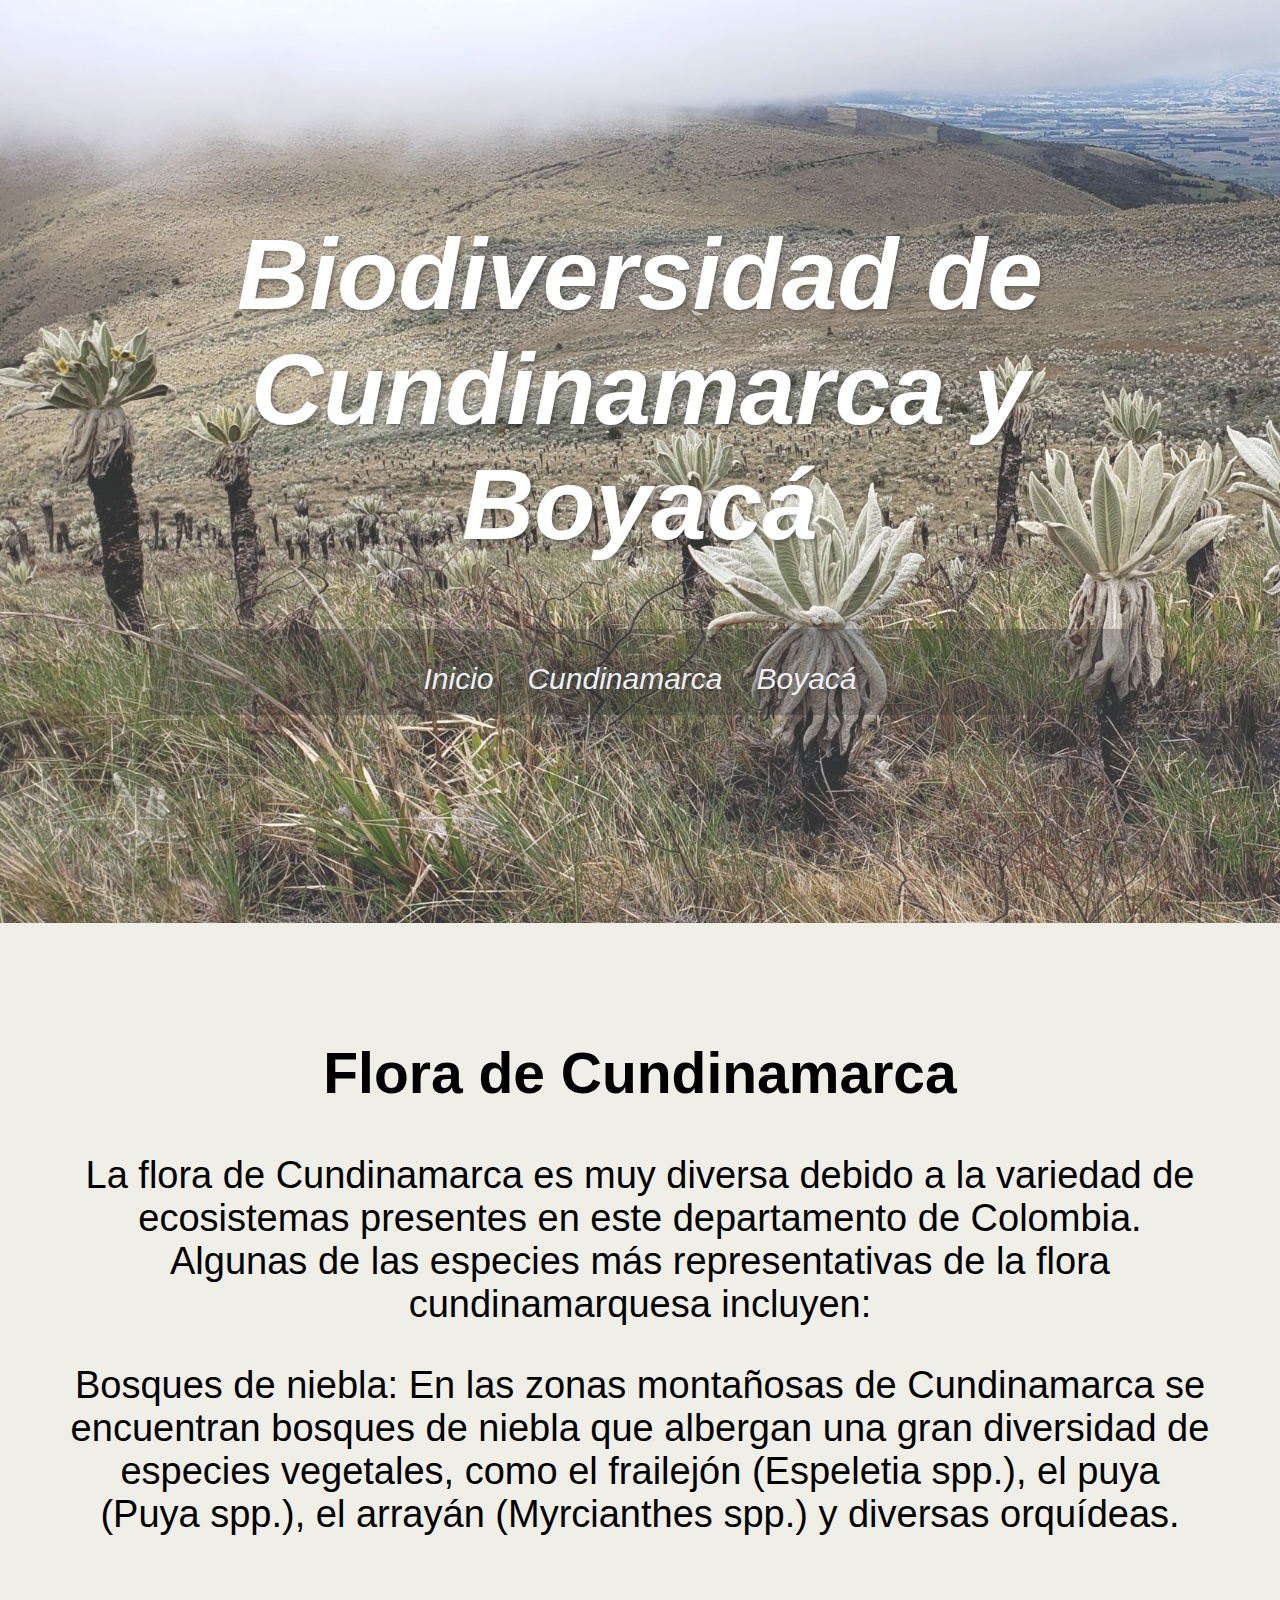
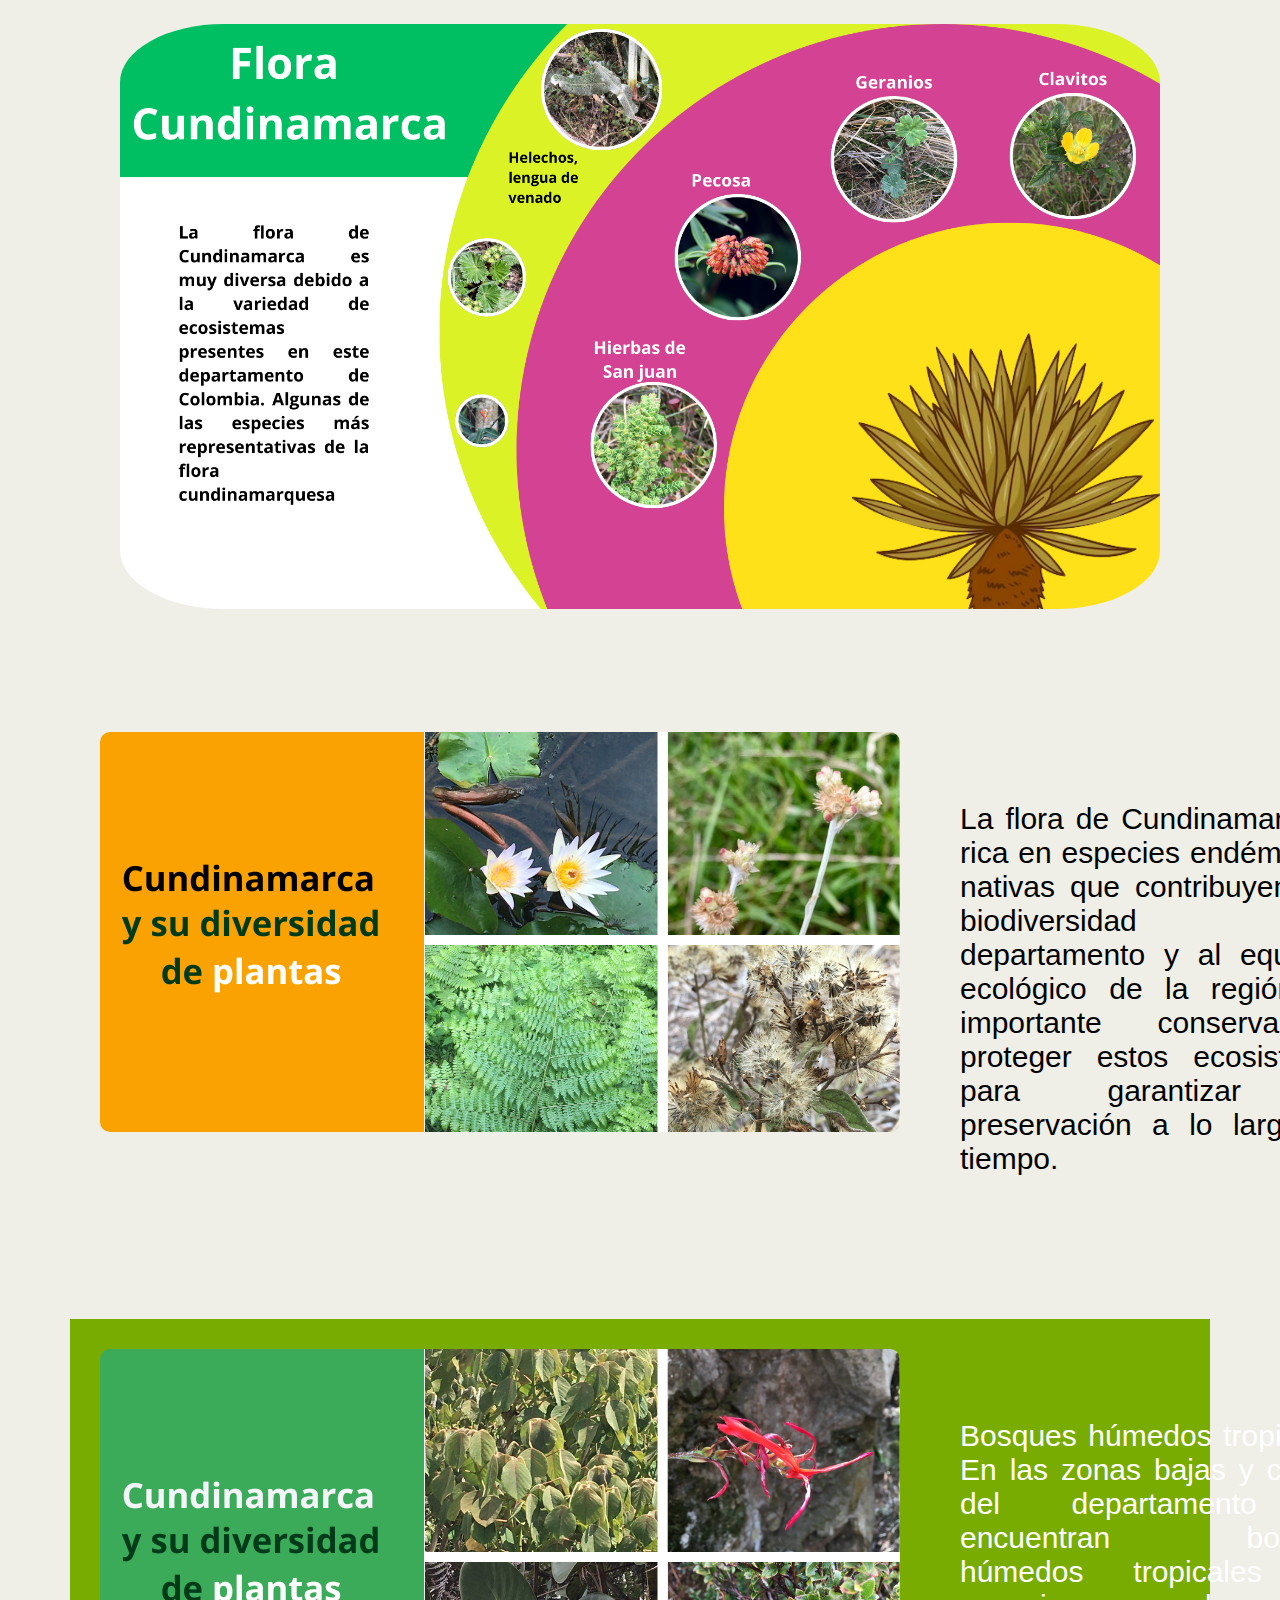
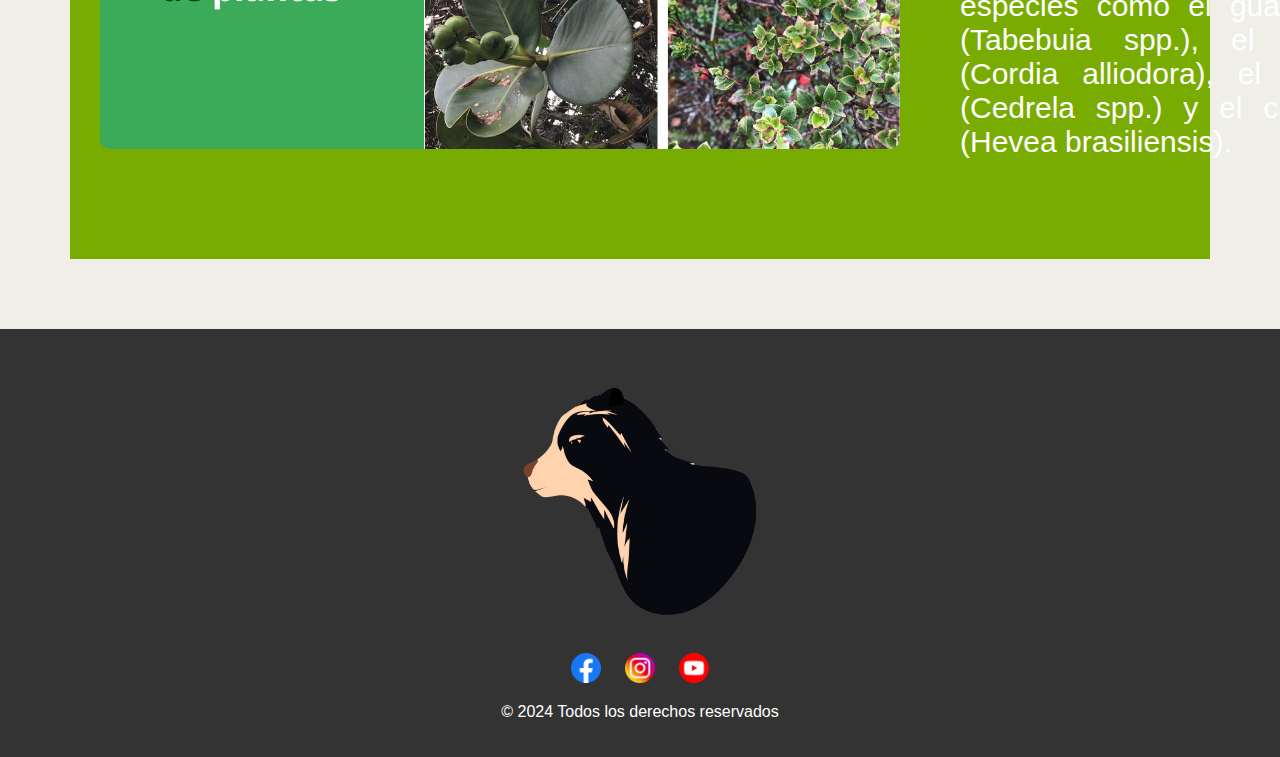
<file: florac.html>
<!DOCTYPE html>
<html lang="es">

<head>
  <meta charset="UTF-8">
  <meta name="viewport" content="width=device-width, initial-scale=1.0">
  <meta name="description" content="Esta es una página donde se habla de biodiversidad de Cundinamarca y Boyacá">
  <title>Flora de Cundinamarca</title>
  <link href="estilos.css" rel="stylesheet" type="text/css">
</head>

<body>

  <header>
    <h1>Biodiversidad de Cundinamarca y Boyacá</h1>
    <nav>
      <ul>
        <li><a href="index.html">Inicio</a></li>
        <li>
          <a href="#">Cundinamarca</a>
          <ul>
            <li><a href="paramosc.html">Páramos</a></li>
            <li><a href="faunac.html">Fauna</a></li>
            <li><a href="florac.html">Flora</a></li>
            <li><a href="mapa.html">Mapa</a></li>
          </ul>
        </li>
        <li>
          <a href="#">Boyacá</a>
          <ul>
            <li><a href="paramosb.html">Páramos</a></li>
            <li><a href="faunab.html">Fauna</a></li>
            <li><a href="florab.html">Flora</a></li>
            <li><a href="mapa2.html">Mapa</a></li>
          </ul>
        </li>
      </ul>
    </nav>
    <br>
  </header>

  <section>
    <div class="caja1">
      <div class="h2-paramos">
        <h2>Flora de Cundinamarca</h2>
        <p>La flora de Cundinamarca es muy diversa debido a la variedad de ecosistemas presentes en este departamento de Colombia. Algunas de las especies más representativas de la flora cundinamarquesa incluyen:</p>
        <p>Bosques de niebla: En las zonas montañosas de Cundinamarca se encuentran bosques de niebla que albergan una gran diversidad de especies vegetales, como el frailejón (Espeletia spp.), el puya (Puya spp.), el arrayán (Myrcianthes spp.) y diversas orquídeas.</p>
        <section>
          <div class="caja1">
            <div class="galeria">
              <img src="img/infoflora2.png" alt="Imagen 1" class="imagen">
            </div>
          </div>
        </section>
        <br>

        <section>
          <div class="caja1">
            <img src="img/cundiplant.png" alt="">
            <div class="parrafo1">
              <p>La flora de Cundinamarca es rica en especies endémicas y nativas que contribuyen a la biodiversidad del departamento y al equilibrio ecológico de la región. Es importante conservar y proteger estos ecosistemas para garantizar su preservación a lo largo del tiempo.</p>
            </div>
          </div>
        </section>
        <br>

        <section>
          <div class="caja2">
            <img src="img/cundiplant2.png" alt="">
            <div class="parrafo1">
              <p>Bosques húmedos tropicales: En las zonas bajas y cálidas del departamento se encuentran bosques húmedos tropicales con especies como el guayacán (Tabebuia spp.), el laurel (Cordia alliodora), el cedro (Cedrela spp.) y el caucho (Hevea brasiliensis).</p>
            </div>
          </div>
        </section>
      </div>
    </div>
  </section>

  <footer>
    <div class="osofooter">
      <img src="img/o1.png" alt="Imagen 1">
    </div>
    <div class="footer-icons">
      <a href="https://www.facebook.com"><img src="img/logo1.png" alt="Icono 1"></a>
      <a href="https://www.instagram.com"><img src="img/logo2.png" alt="Icono 2"></a>
      <a href="https://www.youtube.com"><img src="img/logo3.png" alt="Icono 3"></a>
      <p>© 2024 Todos los derechos reservados</p>
    </div>
  </footer>

  <script src="script.js"></script>

</body>

</html>
</file>
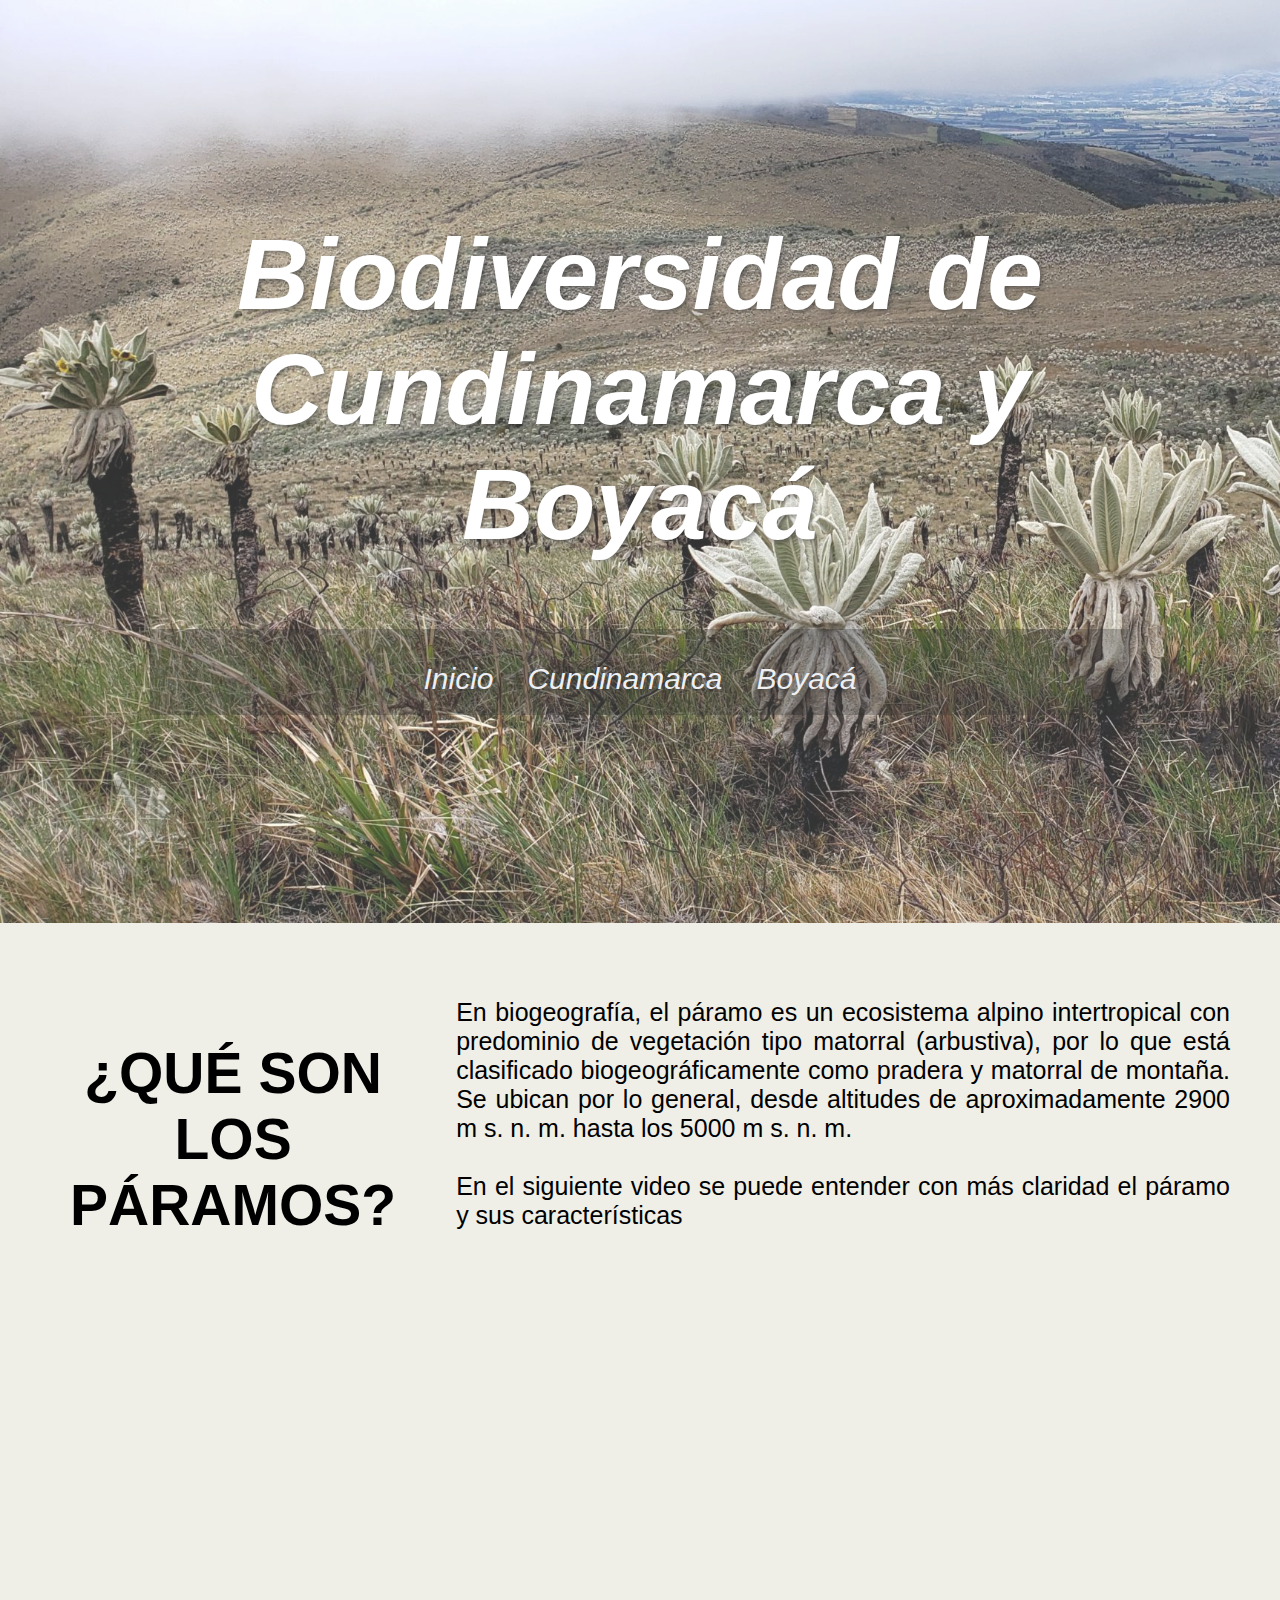
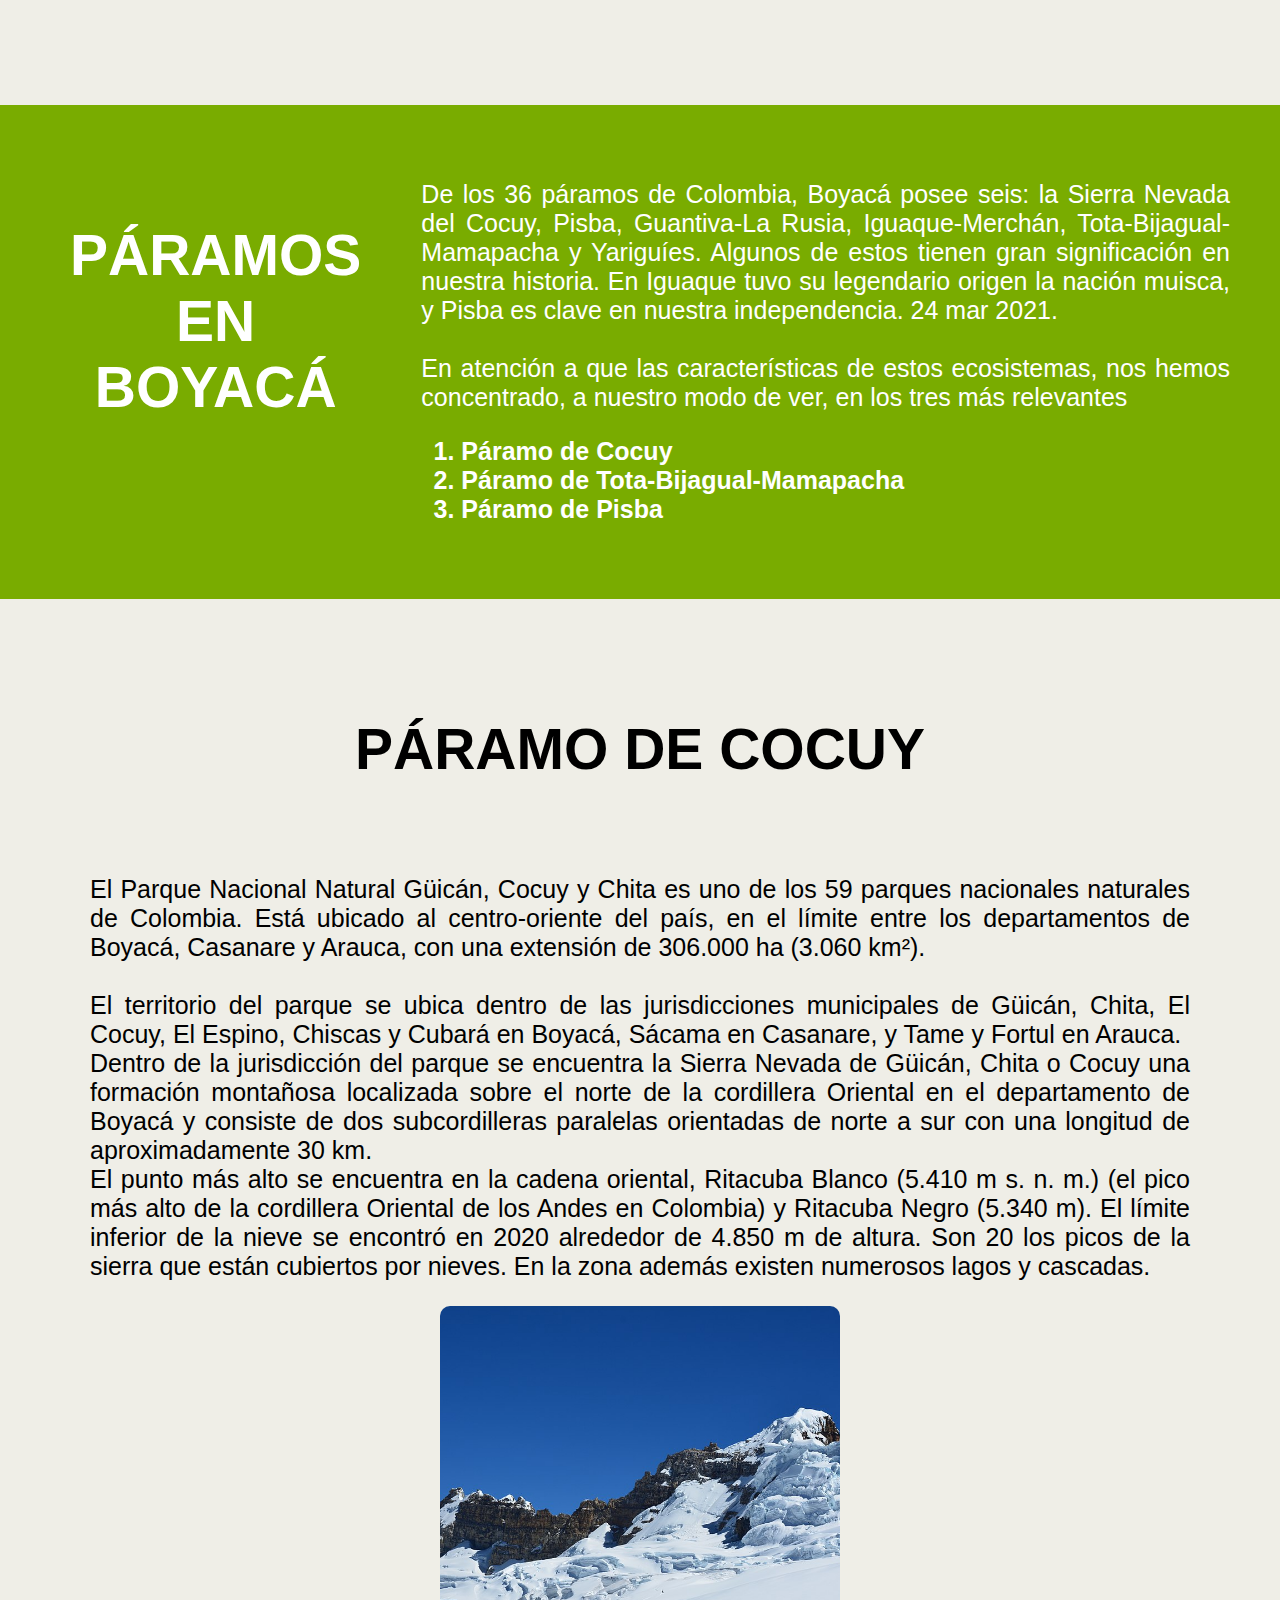
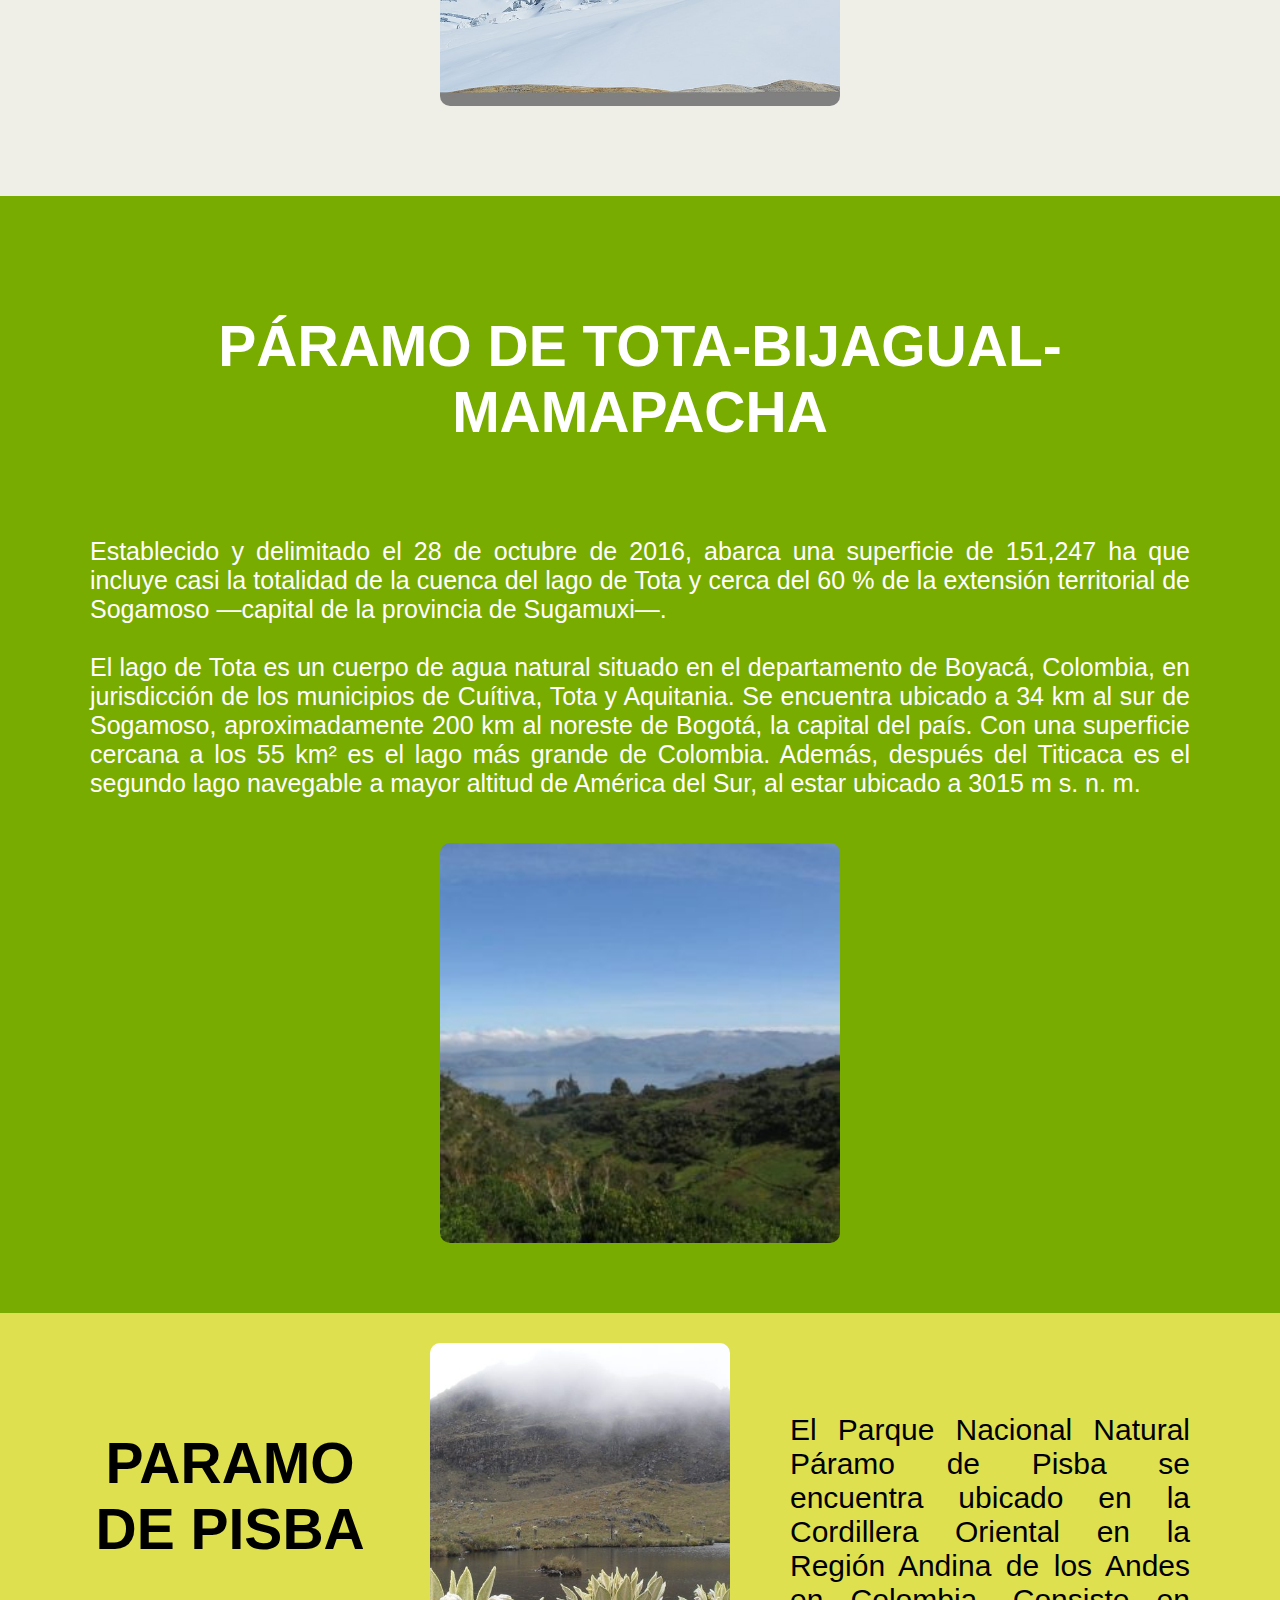
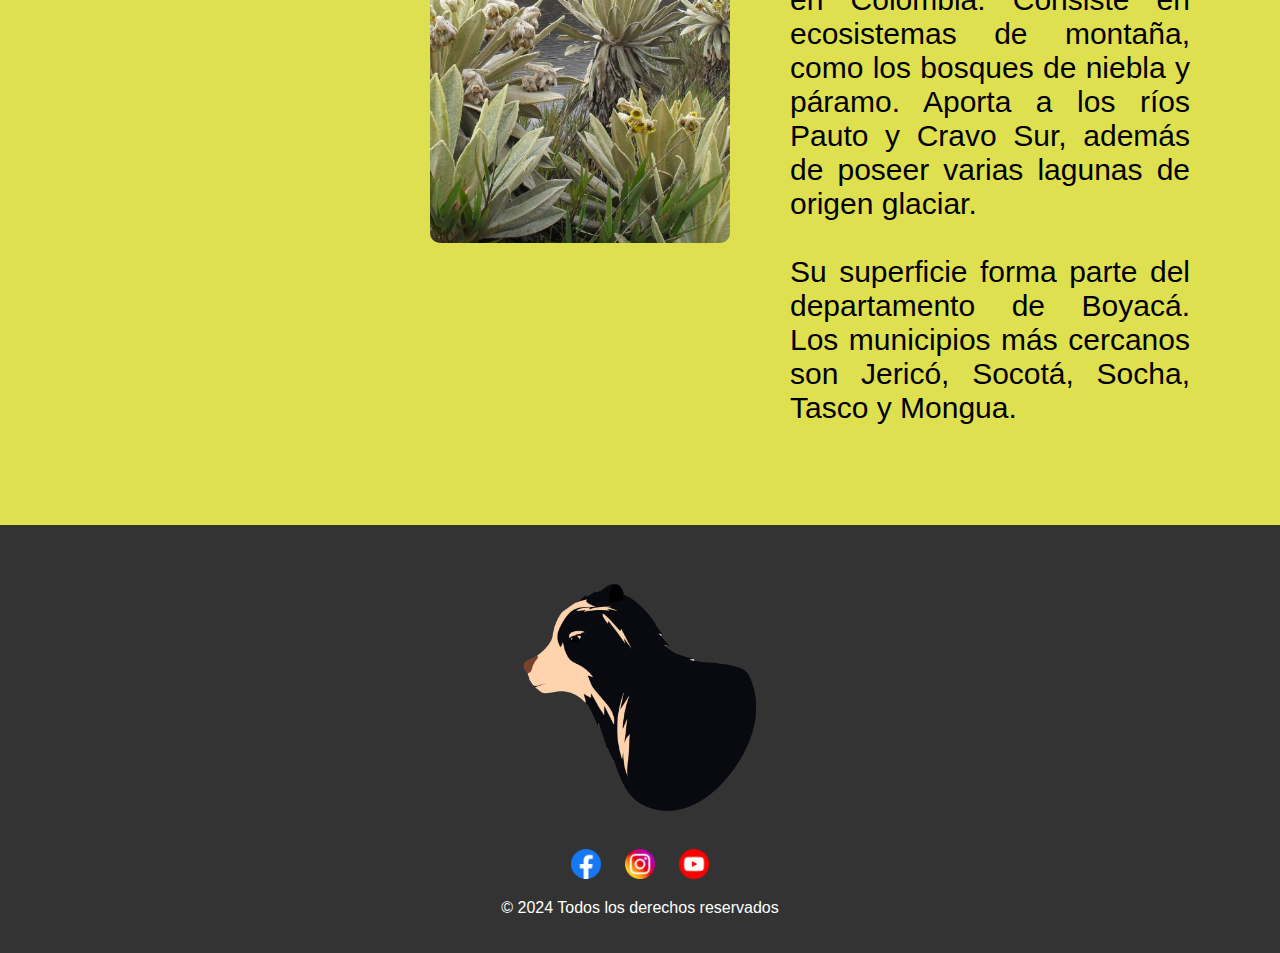
<file: paramosb.html>
<!DOCTYPE html>
<html>

<head>
  <meta charset="utf-8">
  <meta name="viewport" content="width=device-width">
  <meta name="descripcion" content="Esta es una página donde se habla de biodiversidad de Cundinamarca y Boyacá">
  <title>Paramos Boyacá</title>
  <link href="estilos.css" rel="stylesheet" type="text/css" />

</head>

<body>

  <header>
    <h1>Biodiversidad de Cundinamarca y Boyacá</h1>
    <nav>
      <ul>
        <li><a href="index.html">Inicio</a></li>
        <li>
          <a href="#">Cundinamarca</a>
          <ul>
            <li><a href="paramosc.html">Páramos</a></li>
            <li><a href="faunac.html">Fauna</a></li>
            <li><a href="florac.html">Flora</a></li>
            <li><a href="mapa.html">Mapa</a></li>
          </ul>
        </li>
        <li>
          <a href="#">Boyacá</a>
          <ul>
            <li><a href="paramosb.html">Páramos</a></li>
            <li><a href="faunab.html">Fauna</a></li>
            <li><a href="florab.html">Flora</a></li>
            <li><a href="mapa2.html">Mapa</a></li>
          </ul>
        </li>
      
      </ul>
    </nav>
    <br>
  </header>

  <section>
    <div class="caja1">
      <div class="h2-paramos">
        <h2>¿QUÉ SON LOS PÁRAMOS?</h2>
      </div>
      <br>
      <div class="parrafoparamos">
        <p>En biogeografía, el páramo es un ecosistema alpino intertropical con predominio de vegetación tipo matorral (arbustiva), por lo que está clasificado biogeográficamente como pradera y matorral de montaña. Se ubican por lo general, desde altitudes de aproximadamente 2900 m s. n. m. hasta los 5000 m s. n. m.<br><br>
          En el siguiente video se puede entender con más claridad el páramo y sus características</p>
        <div class="video-container">
          <iframe width="700" height="400" src="https://www.youtube.com/embed/pq1BLkQSFZo" title="Qué es un Páramo? Páramos en Colombia" frameborder="0" allow="accelerometer; autoplay; clipboard-write; encrypted-media; gyroscope; picture-in-picture; web-share" allowfullscreen></iframe>
        </div>
      </div>
    </div>
  </section>

  <section>
    <div class="caja2">
      <div class="h2-paramos">
        <h2>PÁRAMOS EN BOYACÁ</h2>
      </div>
      <div class="parrafoparamos">
        <p>De los 36 páramos de Colombia, Boyacá posee seis: la Sierra Nevada del Cocuy, Pisba, Guantiva-La Rusia, Iguaque-Merchán,
          Tota-Bijagual-Mamapacha y Yariguíes. Algunos de estos tienen gran significación en nuestra historia. En Iguaque tuvo su legendario
          origen la nación muisca, y Pisba es clave en nuestra independencia. 24 mar 2021.<br><br>En atención a que las características de estos
          ecosistemas, nos hemos concentrado, a nuestro modo de ver, en los tres más relevantes</p>
        <ol>
            <b><li>Páramo de Cocuy</li></b>
            <b><li>Páramo de Tota-Bijagual-Mamapacha</li></b>
            <b><li>Páramo de Pisba</li></b>
          </ol>
      </div>
    </div>
  </section>



  <section>
    <div class="caja1">
      <div class="h2-paramos">
          <h2>PÁRAMO DE COCUY</h2>
          <div class="parrafoparamos">
            <p>El Parque Nacional Natural Güicán, Cocuy y Chita es uno de los 59 parques nacionales naturales de Colombia. Está ubicado al centro-oriente del país, en el límite entre los departamentos de Boyacá, Casanare y Arauca, con una extensión de 306.000 ha (3.060 km²).<br><br> El territorio del parque se ubica dentro de las jurisdicciones municipales de Güicán, Chita, El Cocuy, El Espino, Chiscas y Cubará en Boyacá, Sácama en Casanare, y Tame y Fortul en Arauca.<br>
              Dentro de la jurisdicción del parque se encuentra la Sierra Nevada de Güicán, Chita o Cocuy una formación montañosa localizada sobre el norte de la cordillera Oriental en el departamento de Boyacá y consiste de dos subcordilleras paralelas orientadas de norte a sur con una longitud de aproximadamente 30 km.<br>
              El punto más alto se encuentra en la cadena oriental, Ritacuba Blanco (5.410 m s. n. m.) (el pico más alto de la cordillera Oriental de los Andes en Colombia) y Ritacuba Negro (5.340 m). El límite inferior de la nieve se encontró en 2020 alrededor de 4.850 m de altura. Son 20 los picos de la sierra que están cubiertos por nieves. En la zona además existen numerosos lagos y cascadas.
            </p>
            <div class="tarjeta">
              <div class="contenido">
                <div class="cara frente">
                  <img src="img/cocuy.jpg" alt="Imagen Frontal">
                </div>
                <div class="cara trasera">
                  <div class="texto">
                    <h2>Páramo cocuy</h2>
                    <p>El destino de montaña más espectacular de Colombia es la Sierra Nevada del Cocuy, Güicán y Chita. Son 30 kilómetros de nieves perpetuas con más de 25 picos por encima de los 5.000 metros de altitud</p>
                  </div>
        </div>
       
        </div>
      </div>
       </div>
      </div>
    </div>
    </section>
    
  <section>
    <div class="caja2">
      <div class="h2-paramos">
        <h2>PÁRAMO DE TOTA-BIJAGUAL-MAMAPACHA</h2>
        <div class="parrafoparamos">
          <p>Establecido y delimitado el 28 de octubre de 2016, abarca una superficie de 151,247 ha que incluye casi la totalidad de la cuenca del lago de Tota y cerca del 60 % de la extensión territorial de Sogamoso —capital de la provincia de Sugamuxi—.<br><br>
      El lago de Tota es un cuerpo de agua natural situado en el departamento de Boyacá, Colombia, en jurisdicción de los municipios de Cuítiva, Tota y Aquitania. Se encuentra ubicado a 34 km al sur de Sogamoso, aproximadamente 200 km al noreste de Bogotá, la capital del país.
      Con una superficie cercana a los 55 km² es el lago más grande de Colombia. Además, después del Titicaca es el segundo lago navegable a mayor altitud de América del Sur, al estar ubicado a 3015 m s. n. m.
    </p>
  </div>
  <div class="tarjeta">
    <div class="contenido">
      <div class="cara frente">
        <img src="img/tota1.jpg" alt="Imagen Frontal">
      </div>
      <div class="cara trasera">
        <div class="texto">
          <h2>Páramo de Tota-Mamapacha</h2>
     
          <p>El complejo de páramos Tota-Bijagual-Mamapacha es uno de los más grandes de Colombia.</p>
        </div>
      </div>
    </div>
    </div>
  </div>
      </div>
    
  </section>
  <section>


    <section>
      <div class="caja3">
        <div class="h2-paramos">
          <h2>PARAMO DE PISBA</h2>
        </div>
      <div class="imagenp">
        <img src="img/Páramopisba.jpg" alt="">
      </div>
        <div class="parrafo1">
            <p >El Parque Nacional Natural Páramo de Pisba se encuentra ubicado en la Cordillera Oriental en la Región Andina de los Andes en Colombia. Consiste en ecosistemas de montaña, como los bosques de niebla y páramo. Aporta a los ríos Pauto y Cravo Sur, además de poseer varias lagunas de origen glaciar.<br><br>
              Su superficie forma parte del departamento de Boyacá. Los municipios más cercanos son Jericó, Socotá, Socha, Tasco y Mongua.</p>
        </div>
              </div>
          


</section>
           

<footer >
  <div class="osofooter">
   <img src="img/o1.png" alt="Imagen 1">
     </div>
       <div class="footer-icons">
         <a href="https://www.facebook.com"><img src="img/logo1.png" alt="Icono 1"></a>
         <a href="https://www.instagram.com"><img src="img/logo2.png" alt="Icono 2"></a>
         <a href="https://www.youtube.com"><img src="img/logo3.png" alt="Icono 3"></a>
         <p>© 2024 Todos los derechos reservados</p>
     
       </div>
   </footer>
  </section>
</body>

</html>
</file>
<file: estilos.css>
/* estilos del cuerpo*/

body {
    font-family: Arial, sans-serif; /*familia de fuentes*/
    margin: 0; /*margenes*/
    background-color: rgb(251, 255, 253);/* fondo*/
}

/*menu de  navegacion*/
header {
    background-image: url(img/paramos.jpg); /*imagen de fondo del menu*/
    background-size: cover; /*imagen de fondo se ajuste y cubra completamente el área del contenedor, sin importar las dimensiones del contenedor, manteniendo al mismo tiempo la relación de aspecto de la imagen */
    color: #fff; /*color der  la letra*/
    padding: 150px;/*espaciado */
    text-align: center;/*centrar texto*/
    text-shadow: 2px 2px 4px rgba(0, 0, 0, 0.5); /*sombra en el texto*/
    opacity: 0.8; /*opacidad*/
    font-size: 50px;/*tamaño de letra*/
    font-style: oblique;/*estilo de  letra*/
}
/*estilos del menu*/
nav {
    background-color: rgba(0, 0, 0, 0.33); /*fondo negro*/
    text-align: center; /*texto centrado*/
    padding-top: 14px; /*espaciado*/
    padding-bottom: 14px;/*espacio que se da del elemento en la parte  inferior*/
}

nav ul {
    list-style-type: none; /*quita  las decoraciones en este  caso los puntos  */
    margin: 0; /*margenes*/
    padding: 0;/*espaciado dentro de los elementos del documento*/

      }

nav ul li {
    display: inline-block; /*permite ponerse los elementos en linea*/
    margin: 0 10px;
    font-size: 30px;
    position: relative;
}

nav ul li a {
    color: #ececf0;
    text-decoration: none;
    transition: color 0.3s; 
}

nav ul li a:hover {
    color: #59cba7;
}

nav ul ul {
    display: none;
    position: absolute;
    background-color: rgba(0, 0, 0, 0.33);
    min-width: 160px;
}

nav ul li:hover ul {
    display: block;
}

nav ul ul li {
    display: block;
}

nav ul ul li a {
    color: #ececf0;
    text-decoration: none;
    padding: 10px 15px;
    display: block;
}

nav ul ul li a:hover {
    background-color: black;
} 

/* slider*/
.caja-slider{
  background-color:whitesmoke ;
}

.slider-container {
  padding: 50px;
  position: relative;
  max-width: 2000px;
  margin: auto ;
}

.slider {
  display: flex;
}

.slide {
  display: none;
}

.slide img {
  width: 100%;
  height: auto;
}

.prev,
.next {
  position: absolute;
  top: 50%;
  transform: translateY(-50%);
  background-color: rgba(0, 0, 0, 0.5);
  color: yellow;
  border: none;
  cursor: pointer;
  padding: 10px;
  z-index: 100;
}

.prev {
  left: 0;
}

.next {
  right: 0;
}

/*estilos mapa*/
#map  {
    padding: 20px;
    height: 500px;
    text-align: center;
    padding-left: 240px;
    padding-right: 240px;

}

#map2 {
    padding: 20px;
    height: 500px;
    text-align: center;
    padding-left: 240px;
    padding-right: 240px;
 }




/*estilos de las  cajas que tiene el documento*/*
.caja1 {
  margin:0;
  padding-top:10px;
  box-sizing:border-box;
  background-color:#efeee7;
  display: flex;
  justify-content: space-between;
  align-items: flex-start; /* Alinea los elementos al principio */
  max-width: 1800px;
  margin:auto;
  padding-top: 20px;
  padding: 30px;

}

.caja2 {
  margin:0;
  padding:0;
  box-sizing:border-box;
   display: flex;
  background-color:#79ac00;
  justify-content: space-between;
  align-items: flex-start; /* Alinea los elementos al principio */
  max-width: 1800px;
  margin:auto;
  padding-top: 20px;
  padding: 30px;
  color: #fff;


}

.caja3 {
  margin:0;
  padding:0;
  box-sizing:border-box;
  background-color:rgb(222, 224, 80);
  display: flex;
  justify-content: space-between;
  align-items: flex-start; /* Alinea los elementos al principio */
  max-width: 1800px;
  margin:auto;
  padding-top: 20px;
  padding: 30px;

}



/*estilos h2 encabezados en el documento*/

.h2-caja1{
  padding: auto;
  font-size: 30px;
  color:rgb(48, 53, 40);
  text-align: center;
  font-style: oblique;
}

.h2-caja2{
  padding: 50px;
  font-size: 30px;
  color:black;
  text-align: center;
  font-style: oblique;
}

.h2-paramos{
  font-size: 38px;
  padding: 40px;
  text-align: center;


}  
 /*estilos parrafos*/
 .parrafo2{
  min-width:400px ;
  width: 30%;
  padding: 40px;
  font-family: Arial, Helvetica, sans-serif;
  font-size:30px ;
  text-align:justify;
  margin-left: 20px;
  margin-right: 20px;
}



.parrafo1{
    min-width:400px ;
    width: 40%;
    padding: 40px;
    font-family: Arial, Helvetica, sans-serif;
    font-size:30px ;
    text-align:justify;
    margin-left: 20px;
    margin-right: 20px;
}
  
.p-paramos{
    font-size: 28px;
    padding: 45px;
    text-align: justify;
    padding-bottom: 20px;


}  
.p-paramos1{
  font-size: 28px;
  padding: 45px;
  text-align:center;
  padding-bottom: 20px;
  color: #fff;


}  

.parrafo-paramos{ 
    width: 40%;
    padding: 40px;
    font-family: Arial, Helvetica, sans-serif;
    font-size:30px ;
    text-align:justify;
    margin-left: 20px;
    margin-right: 20px;   
}

.faunac{
  font-size: 30px;
  text-align: center;
  color: black;
  padding-bottom: 30px;

}
.faunac2{
  font-size: 30px;
  text-align: center;
  color: white;
  padding-bottom: 30px;

}
.faunac3{
  font-size: 25px;
  text-align: center;
  color: white;
  padding-bottom: 30px;

}
.parrafoparamos{
  padding:20px ;
  font-size:25px ;
  text-align: justify;
}


/*estilos de la  imagen con zoom*/

.contenedor {
  display: flex;
  margin: auto;
  width: 100%; /* Cambiamos el ancho del contenedor a 100% */
  height: 100%; /* Establecemos la altura del contenedor al 100% de la altura de la ventana */
}



.imagen-hover {
  margin-left: auto;
  width: 400px; /* Ajusta el ancho de la imagen según tus necesidades */
  transition: transform 0.3s, box-shadow 0.3s; /* Transición suave para el efecto hover */
  box-shadow: 0 4px 8px rgba(0, 0, 0, 0.1); /* Sombra inicial */
}

.imagen-hover:hover {
    transform: scale(1.05); /* Escala la imagen al hacer hover para un efecto de zoom */
    box-shadow: 0 8px 16px rgba(0, 0, 0, 0.2); /* Sombra más pronunciada al hacer hover */
}

.contenido1 {
    width: 400px; /* Ajusta el tamaño según sea necesario */
    height: 400px; /* Ajusta el tamaño según sea necesario */
    overflow: hidden;
    border-radius: 60%; /* Esto hace que el borde de la imagen sea redondo */
  }
  
  .contenido1 img {
    padding-top: 40px;
    width: 100%;
    height: auto;
    display: block;
  }
  





.cajita img {
    width: 250px;
    height: 250px;
    padding: 20px;
    padding-left: 20px;
    padding-top: 80px;


  }


.cajita2 img {
    width: 250px;
    height: 250px;
    padding: 20px;
    padding-left: 20px;
    padding-top: 80px;
  }


.cajita3 img {
    width: 100px;
    height: 100px;
    padding: 20px;
    padding-left: 20px;
    padding-top: 80px;
  }
  .galeria {
    padding:20px ;
    display: grid;
    grid-template-columns: repeat(auto-fit, minmax(200px, 1fr));
    grid-gap: 10px;
  }

  .imagen {
    padding: auto;
    width: 100%;
    height: auto;
    border-radius: 10%;
   
  }
.imagen:hover {
  transform: scale(1.05);
}



.video-container {
    display: flex;
    justify-content: center;
  }


/*tarjeta rotatorias*/

.tarjeta {
    width: 400px;
    height: 400px;
    perspective: 1000px;
    margin-left: auto;
    margin-right: auto;
   
  
  }
  
  .contenido {
    width: 100%;
    height: 100%;
    position: relative;
    transform-style: preserve-3d;
    transition: transform 0.5s;
  }
  
  .tarjeta:hover .contenido {
    transform: rotateY(180deg);
  }
  
  .cara {
    width: 100%;
    height: 100%;
    position: absolute;
    backface-visibility: hidden;
  }
  
  .frente {
    transform: rotateY(0deg);
  }
  
  .trasera {
    transform: rotateY(180deg);
    background-color: rgb(51, 53, 169);
   
  }
  
  .texto {
    padding: 10px;
    box-sizing: border-box;
    text-align: center;
    color:white;
    font-size: 25px;
  }
  
  /* Estilos adicionales */
  img {
    width: 100%;
    height: 100%;
    object-fit: cover;
    border-radius: 10px
  }

  .imagenp {
    width: 500px;
    height: 500px;
  }
  /*cedulas rotatorias*/
  .contenedor-cedula {
    background-color:#017E61;
    display: flex;
    justify-content: space-between;
    align-items: flex-start; /* Alinea los elementos al principio */
    max-width: 1800px;
    margin:auto;
    padding-top: 20px;
    padding: 30px;
  
  }

  .contenedor-cedula1 {
    background-color:#A6BC09;
    display: flex;
    justify-content: space-between;
    align-items: flex-start; /* Alinea los elementos al principio */
    max-width: 1800px;
    margin:auto;
    padding-top: 20px;
    padding: 30px;
  
  }
 
  .contenedor-cedula2 {
    background-color:#EBC744;
    display: flex;
    justify-content: space-between;
    align-items: flex-start; /* Alinea los elementos al principio */
    max-width: 1800px;
    margin:auto;
    padding-top: 20px;
    padding: 30px;
  
  }
 
  
  .parrafo-cedula {
    flex: 1; /* El texto ocupará el espacio restante */
    padding: 30px;
    font-family: Arial, Helvetica, sans-serif;
    font-size: 35px;
    text-align: justify;
    color:white;
  }
  
  .parrafo-cedula2 {
    flex: 1; /* El texto ocupará el espacio restante */
    padding: 30px;
    font-family: Arial, Helvetica, sans-serif;
    font-size: 35px;
    text-align: justify;
    color:black;
  }
  
  .cedula {
    width: 900px; /* Ajusta el ancho según sea necesario */
    height: 500px;
    perspective: 1000px;
  }
  
  .contenido {
    width: 100%;
    height: 100%;
    position: relative;
    transform-style: preserve-3d;
    transition: transform 0.5s;
  }
  
  .cedula:hover .contenido {
    transform: rotateY(180deg);
  }
  
  .cara {
    width: 100%;
    height: 100%;
    position: absolute;
    backface-visibility: hidden;
  }
  
  .frente {
    transform: rotateY(0deg);
  }
  
  .trasera {
    transform: rotateY(180deg);
  }
  

  
  img {
    width: 100%;
    height: 100%;
    object-fit: cover;
    border-radius: 10px;
  }
  
  /*estilos del footer*/

footer {
    background-color: #333; /* Color de fondo del footer */
    color: #fff; /* Color del texto */
    padding: 20px; /* Espacio alrededor del contenido dentro del footer */
    text-align: center; /* Alineación del texto al centro */
}
.osofooter img{
    width: 300px;
    height: 300px;
}
/* Estilos para los iconos */
.footer-icons img {
    width: 30px; /* Ancho de los iconos */
    height: 30px; /* Altura de los iconos */
    margin: 0 10px; /* Espacio entre los iconos */
}
</file>
